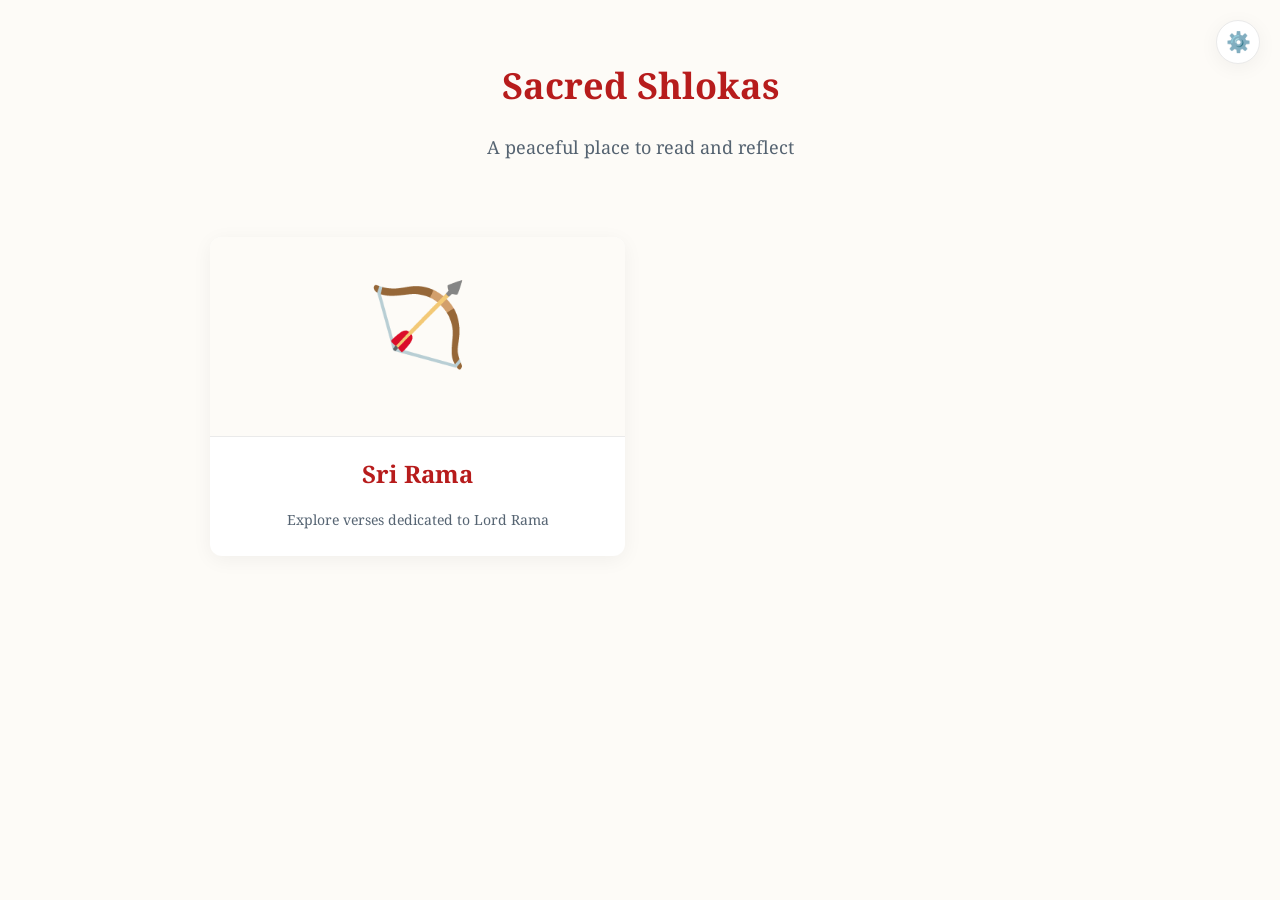
<file: index.html>
<!DOCTYPE html>
<html lang="en">

<head>
    <meta charset="UTF-8">
    <meta name="viewport" content="width=device-width, initial-scale=1.0">
    <title>Sacred Shlokas</title>
    <link rel="preconnect" href="https://fonts.googleapis.com">
    <link rel="preconnect" href="https://fonts.gstatic.com" crossorigin>
    <link href="https://fonts.googleapis.com/css2?family=Noto+Serif+Telugu:wght@400;600&display=swap" rel="stylesheet">
    <link rel="stylesheet" href="css/style.css">

    <!-- PWA / Mobile Optimization Meta Tags -->
    <meta name="theme-color" content="#b71c1c">
    <link rel="manifest" href="manifest.json">
    <meta name="apple-mobile-web-app-capable" content="yes">
    <meta name="apple-mobile-web-app-status-bar-style" content="black-translucent">
    <meta name="apple-mobile-web-app-title" content="Shlokas">
    <link rel="apple-touch-icon" href="icon.svg">
</head>

<body>
    <div class="settings-wrapper">
        <button id="settings-btn" class="settings-btn" aria-label="Settings">⚙️</button>
        <div id="settings-dropdown" class="settings-dropdown">
            <div class="settings-header">Settings</div>
            <div class="settings-row">
                <span>Dark Mode</span>
                <label class="theme-switch" for="checkbox">
                    <input type="checkbox" id="checkbox" />
                    <div class="slider"></div>
                </label>
            </div>
        </div>
    </div>

    <header>
        <h1>Sacred Shlokas</h1>
        <p>A peaceful place to read and reflect</p>
    </header>

    <main>
        <div class="grid">
            <a href="rama/index.html" class="card">
                <div class="card-image"
                    style="background: var(--bg-color); display: flex; align-items: center; justify-content: center; font-size: 80px; border-bottom: 1px solid var(--border-color);">
                    🏹</div>
                <div class="card-content">
                    <h2>Sri Rama</h2>
                    <p>Explore verses dedicated to Lord Rama</p>
                </div>
            </a>
            <!-- Here you can add more gods in the future -->
            <!--
            <a href="shiva/index.html" class="card">
                <div class="card-image" style="background-image: url('...');"></div>
                <div class="card-content">
                    <h2>Lord Shiva</h2>
                    <p>Verses dedicated to Lord Shiva</p>
                </div>
            </a>
            -->
        </div>
    </main>

    <script src="css/theme.js"></script>
</body>

</html>
</file>
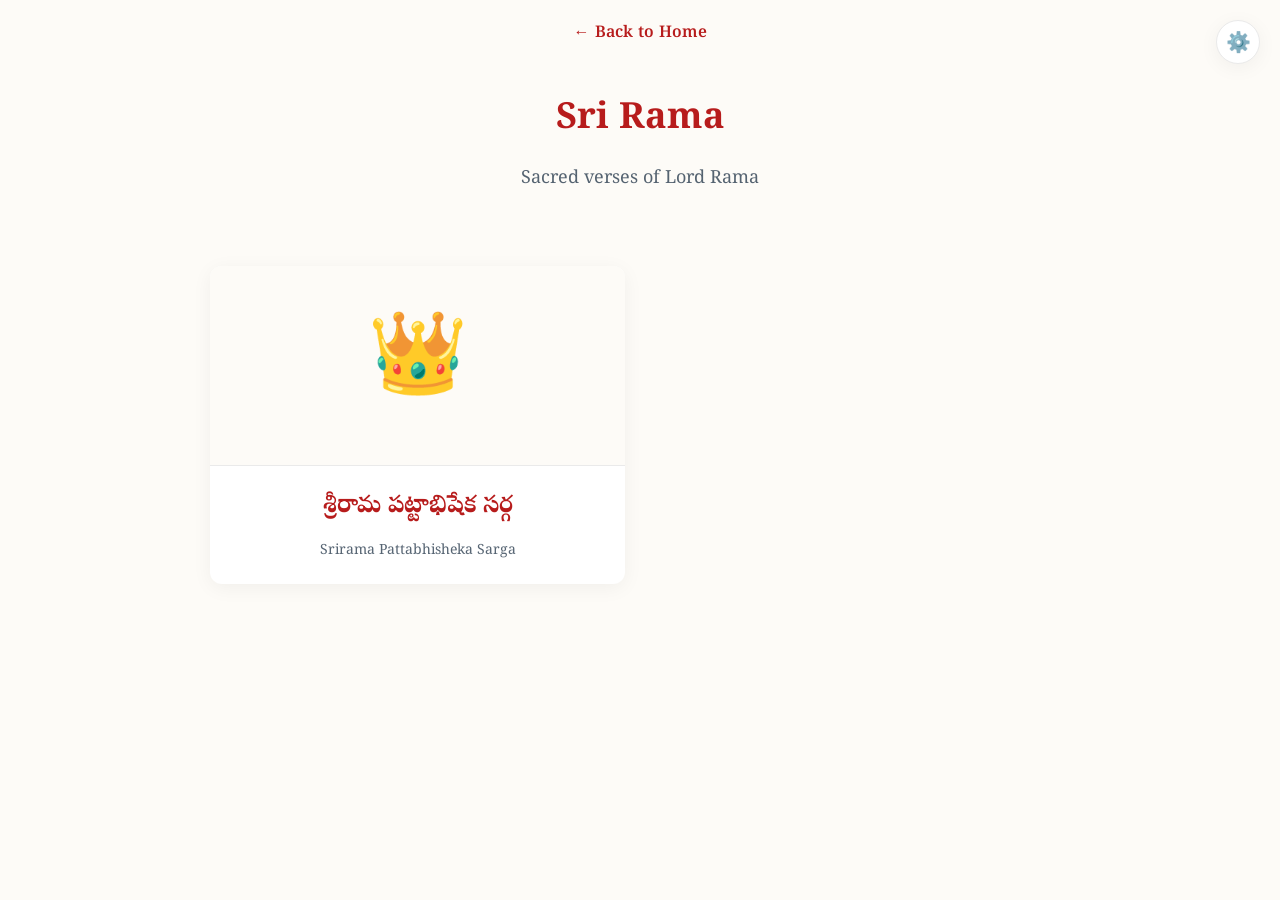
<file: rama/index.html>
<!DOCTYPE html>
<html lang="en">

<head>
    <meta charset="UTF-8">
    <meta name="viewport" content="width=device-width, initial-scale=1.0">
    <title>Sri Rama Shlokas</title>
    <link rel="preconnect" href="https://fonts.googleapis.com">
    <link rel="preconnect" href="https://fonts.gstatic.com" crossorigin>
    <link href="https://fonts.googleapis.com/css2?family=Noto+Serif+Telugu:wght@400;600&display=swap" rel="stylesheet">
    <link rel="stylesheet" href="../css/style.css">

    <!-- PWA / Mobile Optimization Meta Tags -->
    <meta name="theme-color" content="#b71c1c">
    <link rel="manifest" href="../manifest.json">
    <meta name="apple-mobile-web-app-capable" content="yes">
    <meta name="apple-mobile-web-app-status-bar-style" content="black-translucent">
    <meta name="apple-mobile-web-app-title" content="Shlokas">
    <link rel="apple-touch-icon" href="../icon.svg">
</head>

<body>
    <div class="settings-wrapper">
        <button id="settings-btn" class="settings-btn" aria-label="Settings">⚙️</button>
        <div id="settings-dropdown" class="settings-dropdown">
            <div class="settings-header">Settings</div>
            <div class="settings-row">
                <span>Dark Mode</span>
                <label class="theme-switch" for="checkbox">
                    <input type="checkbox" id="checkbox" />
                    <div class="slider"></div>
                </label>
            </div>
        </div>
    </div>

    <div class="breadcrumb">
        <a href="../index.html">← Back to Home</a>
    </div>

    <header style="padding-top: 20px;">
        <h1>Sri Rama</h1>
        <p>Sacred verses of Lord Rama</p>
    </header>

    <main>
        <div class="grid">
            <a href="srirama-pattabhisheka.html" class="card">
                <div class="card-image"
                    style="background: var(--bg-color); display: flex; align-items: center; justify-content: center; font-size: 80px; border-bottom: 1px solid var(--border-color);">
                    👑</div>
                <div class="card-content">
                    <h2>శ్రీరామ పట్టాభిషేక సర్గ</h2>
                    <p>Srirama Pattabhisheka Sarga</p>
                </div>
            </a>
            <!-- Add more Rama shlokas here -->
        </div>
    </main>

    <script src="../css/theme.js"></script>
</body>

</html>
</file>
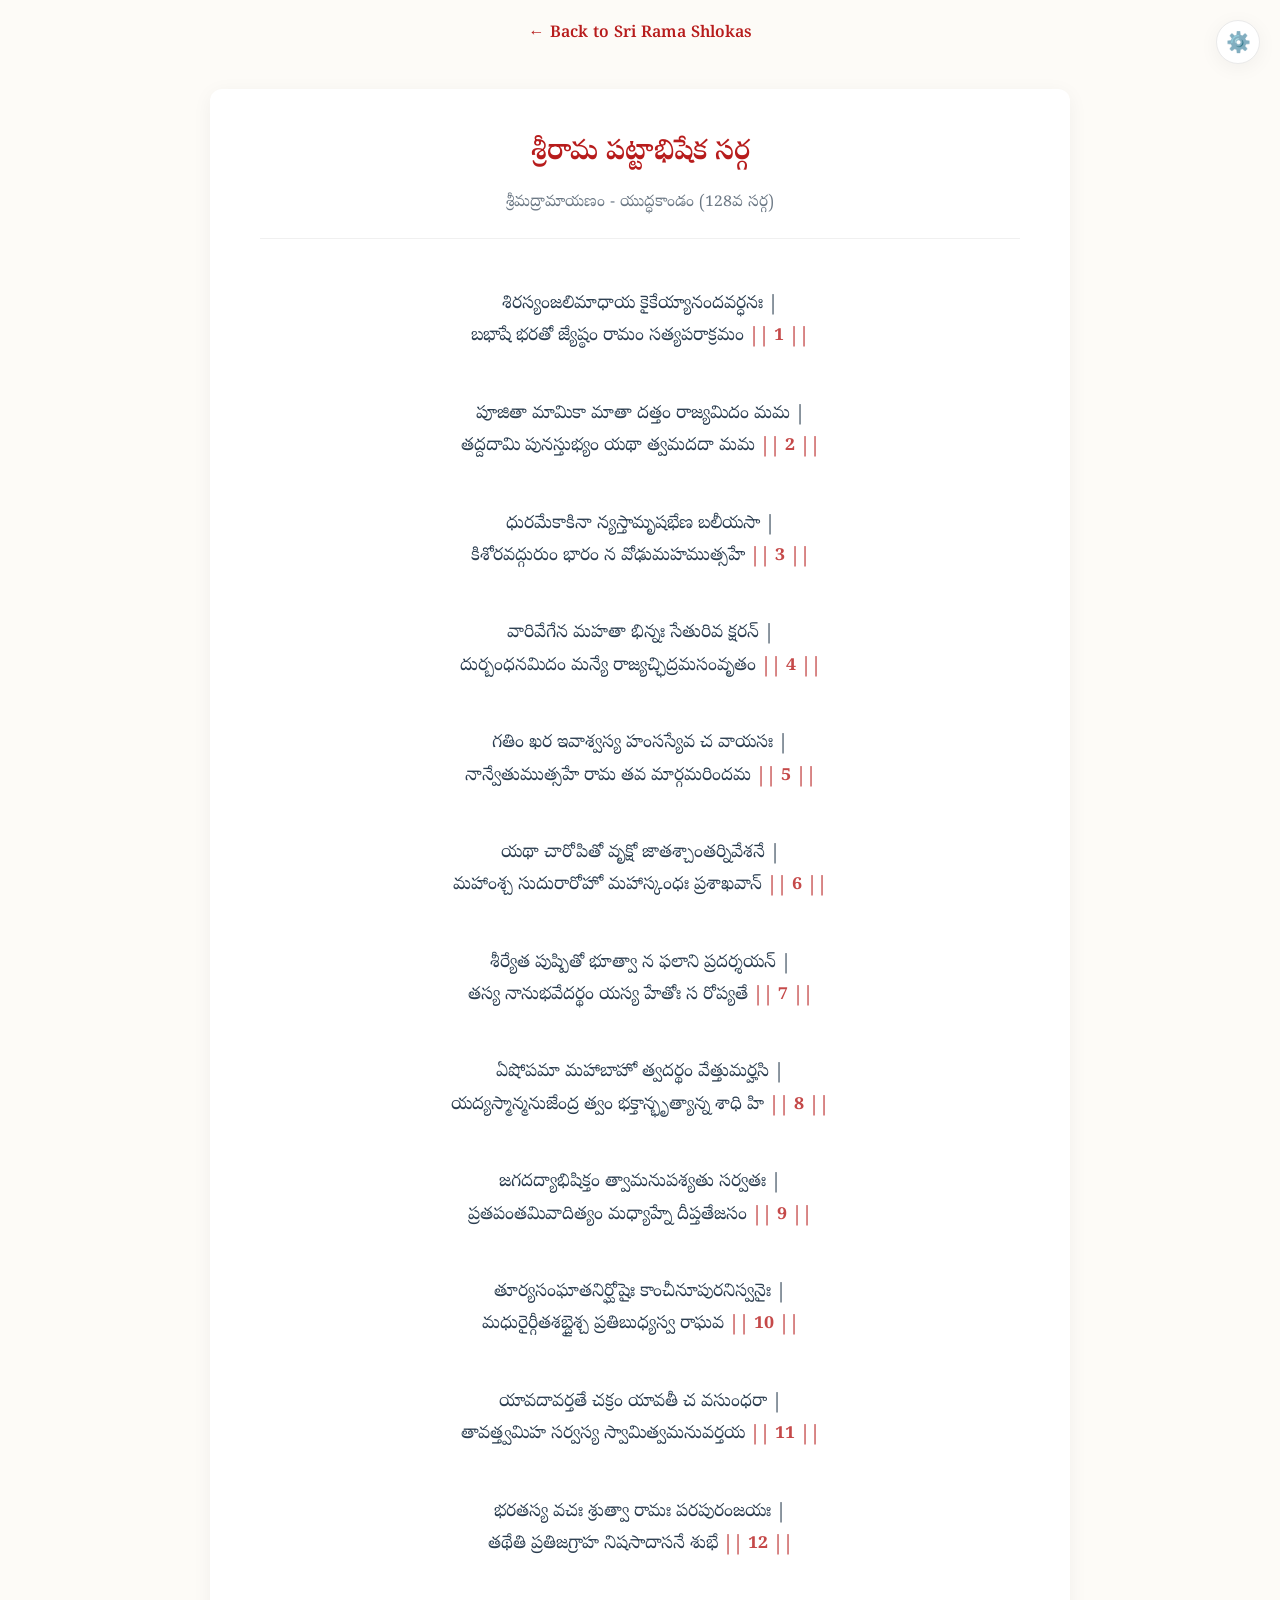
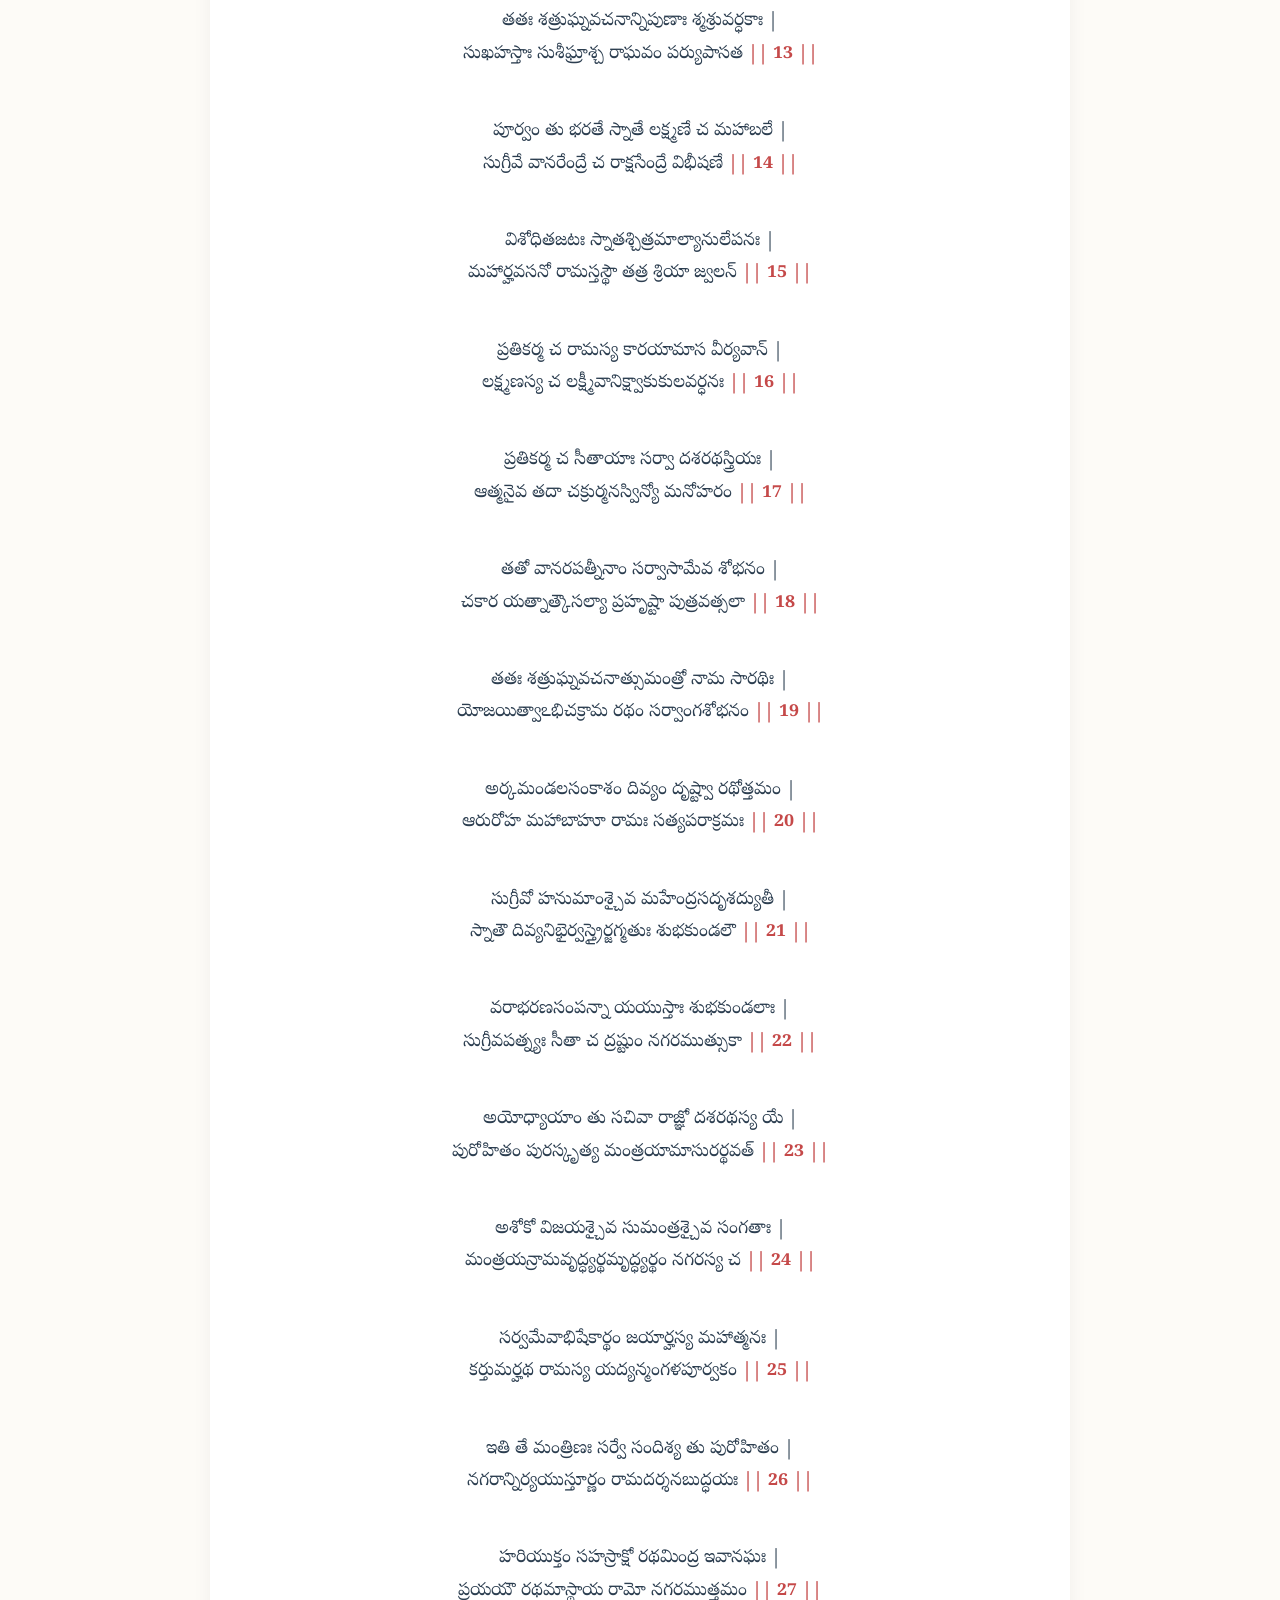
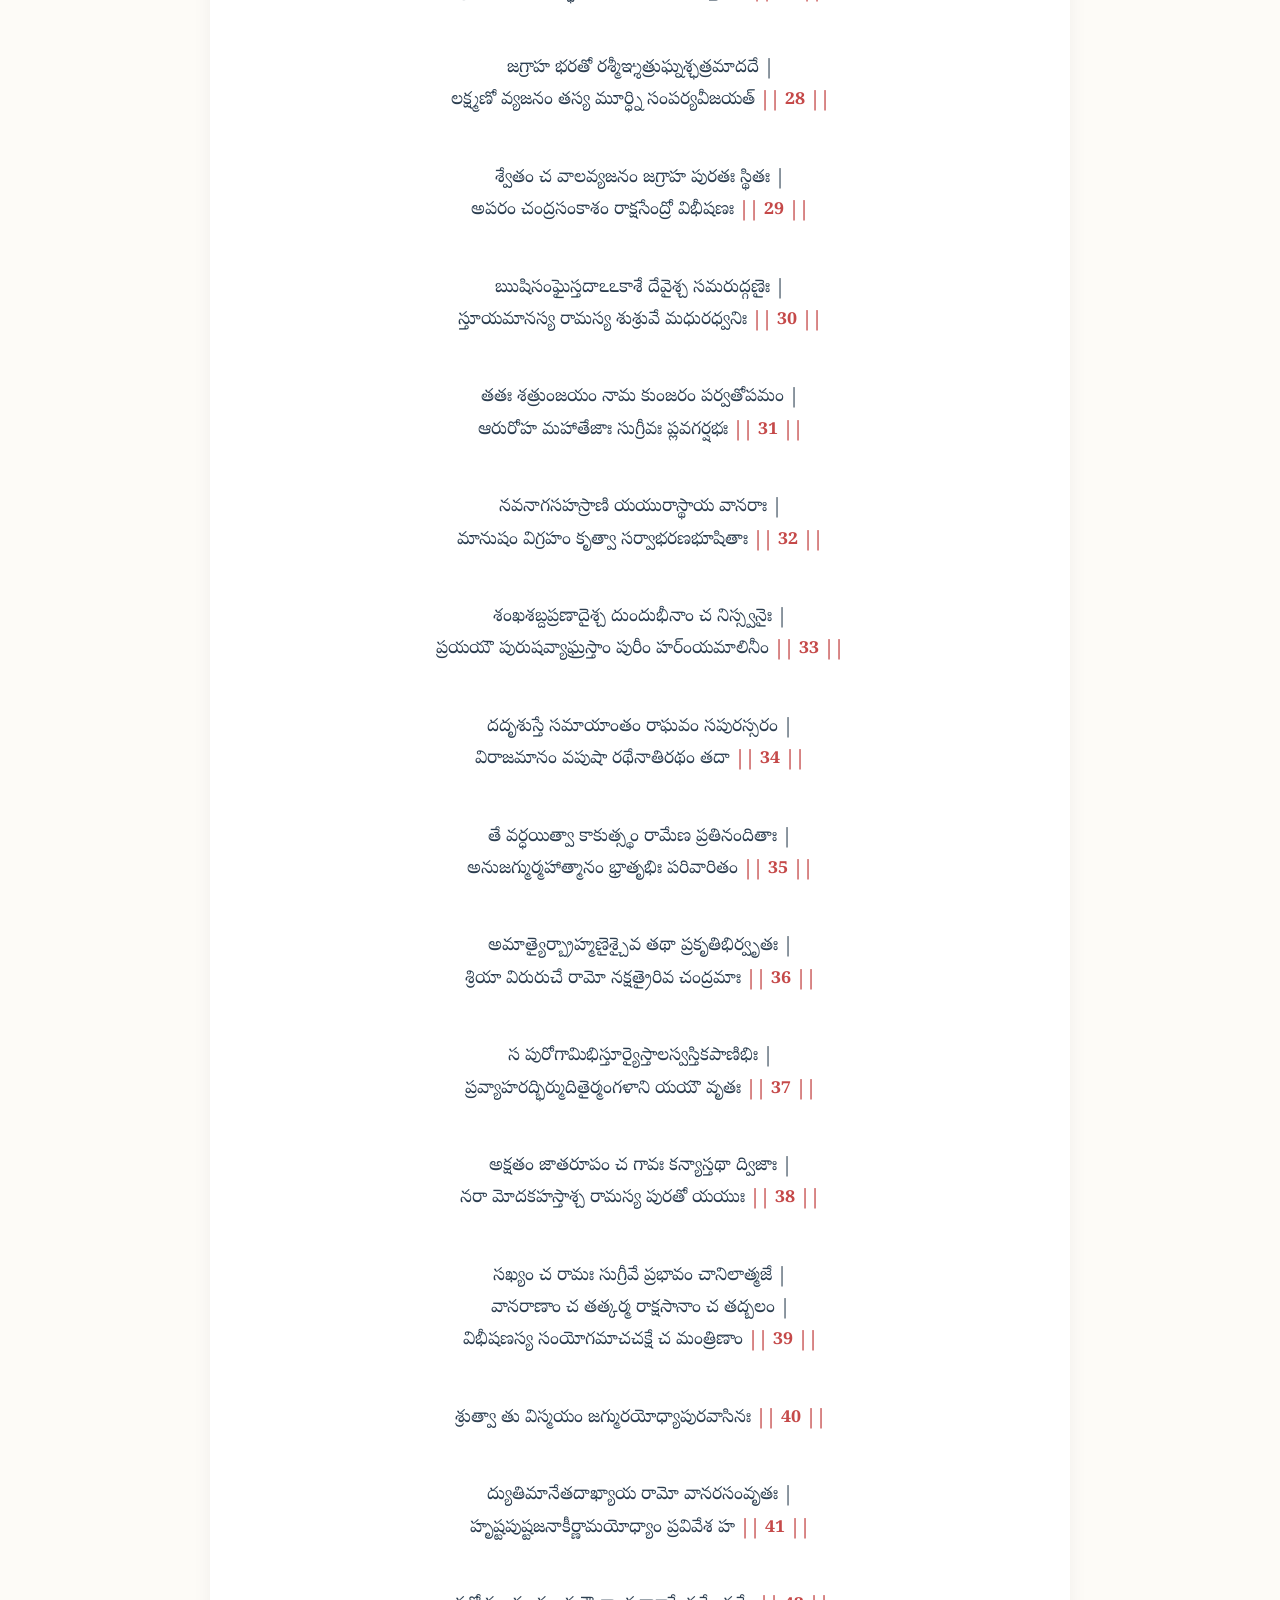
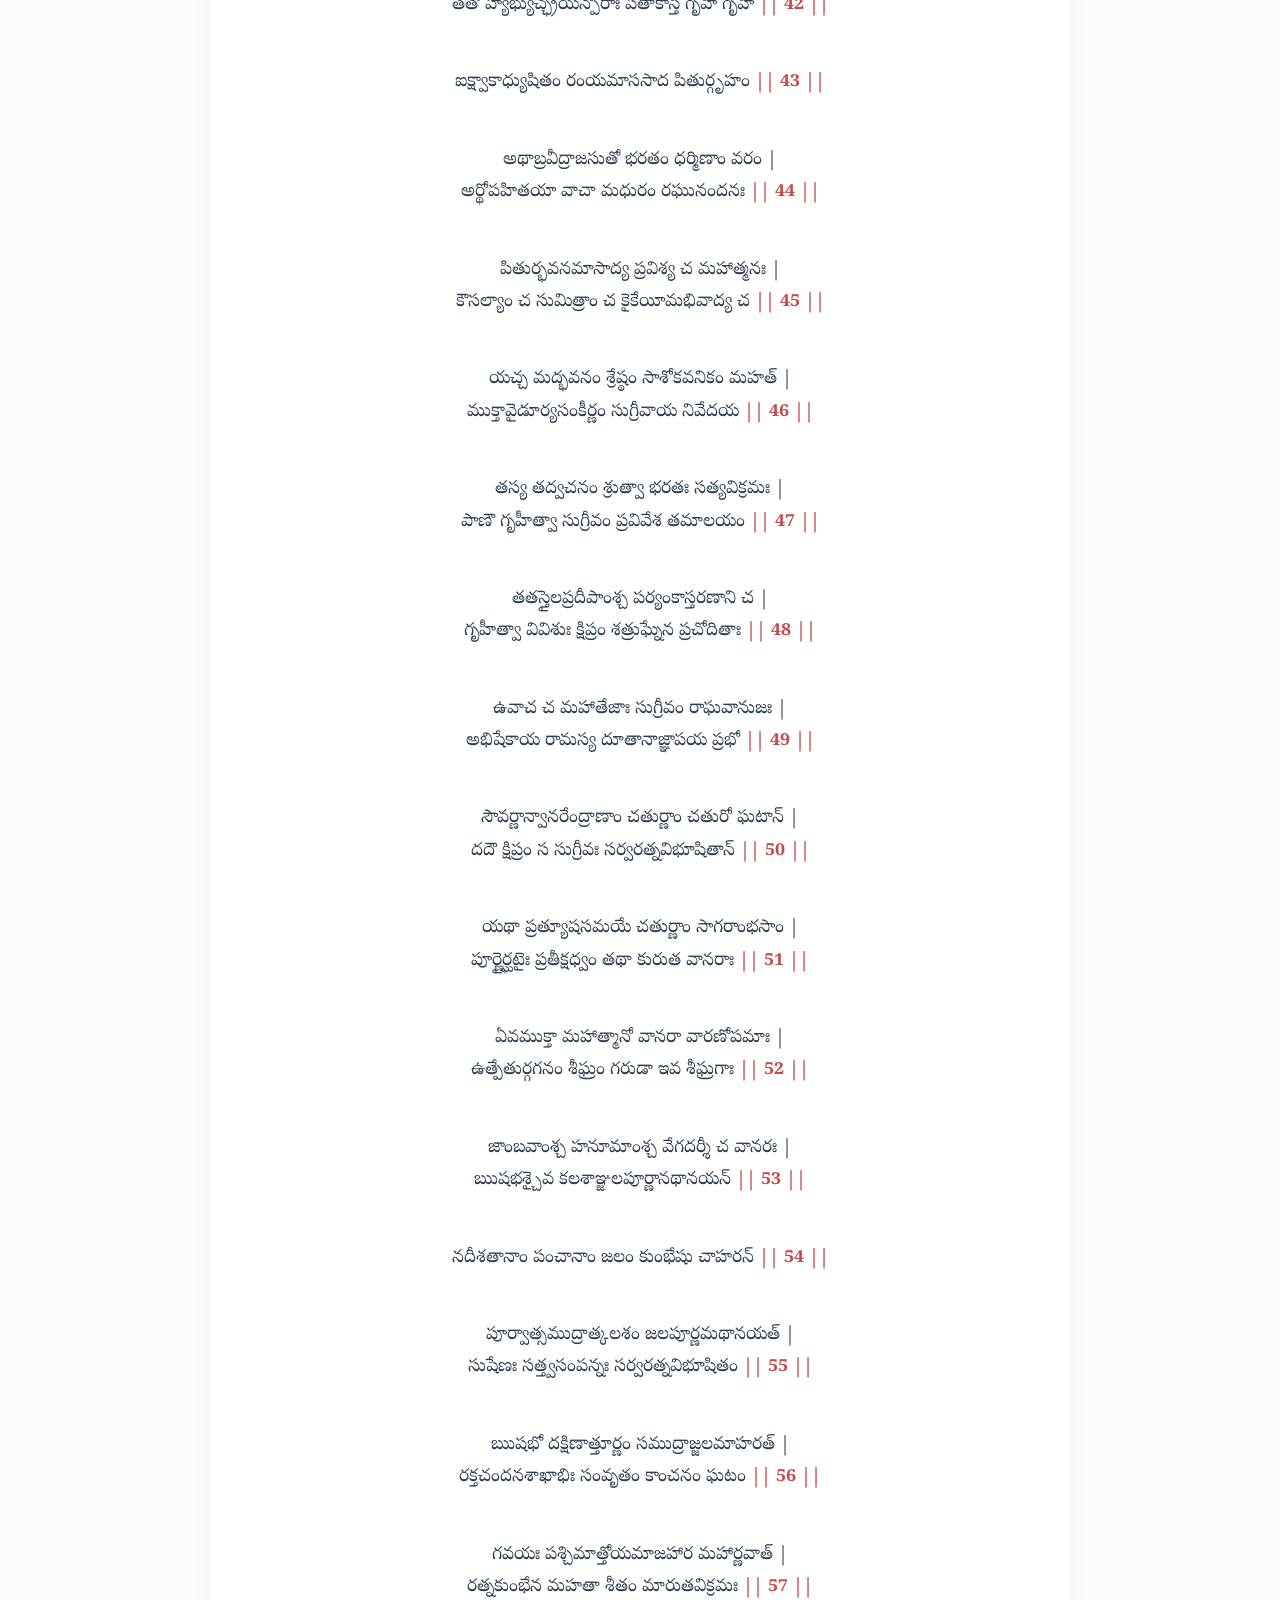
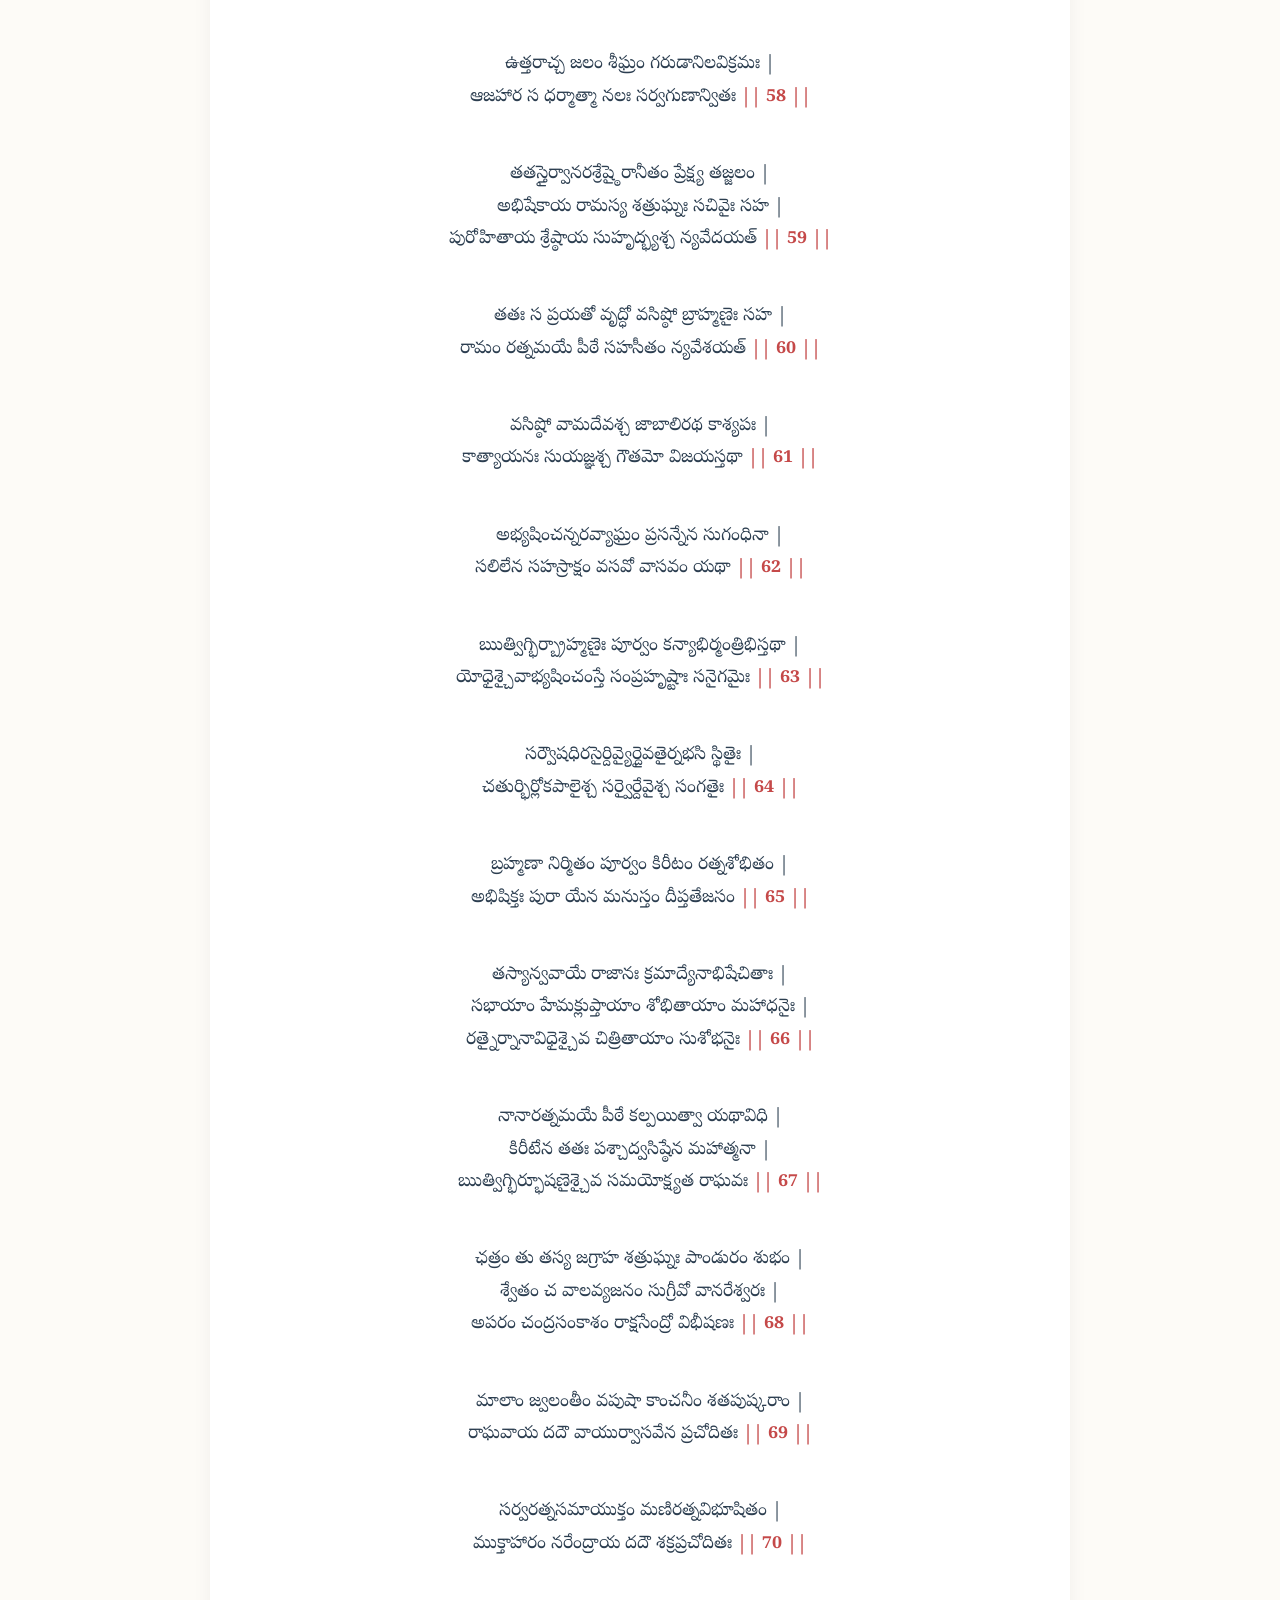
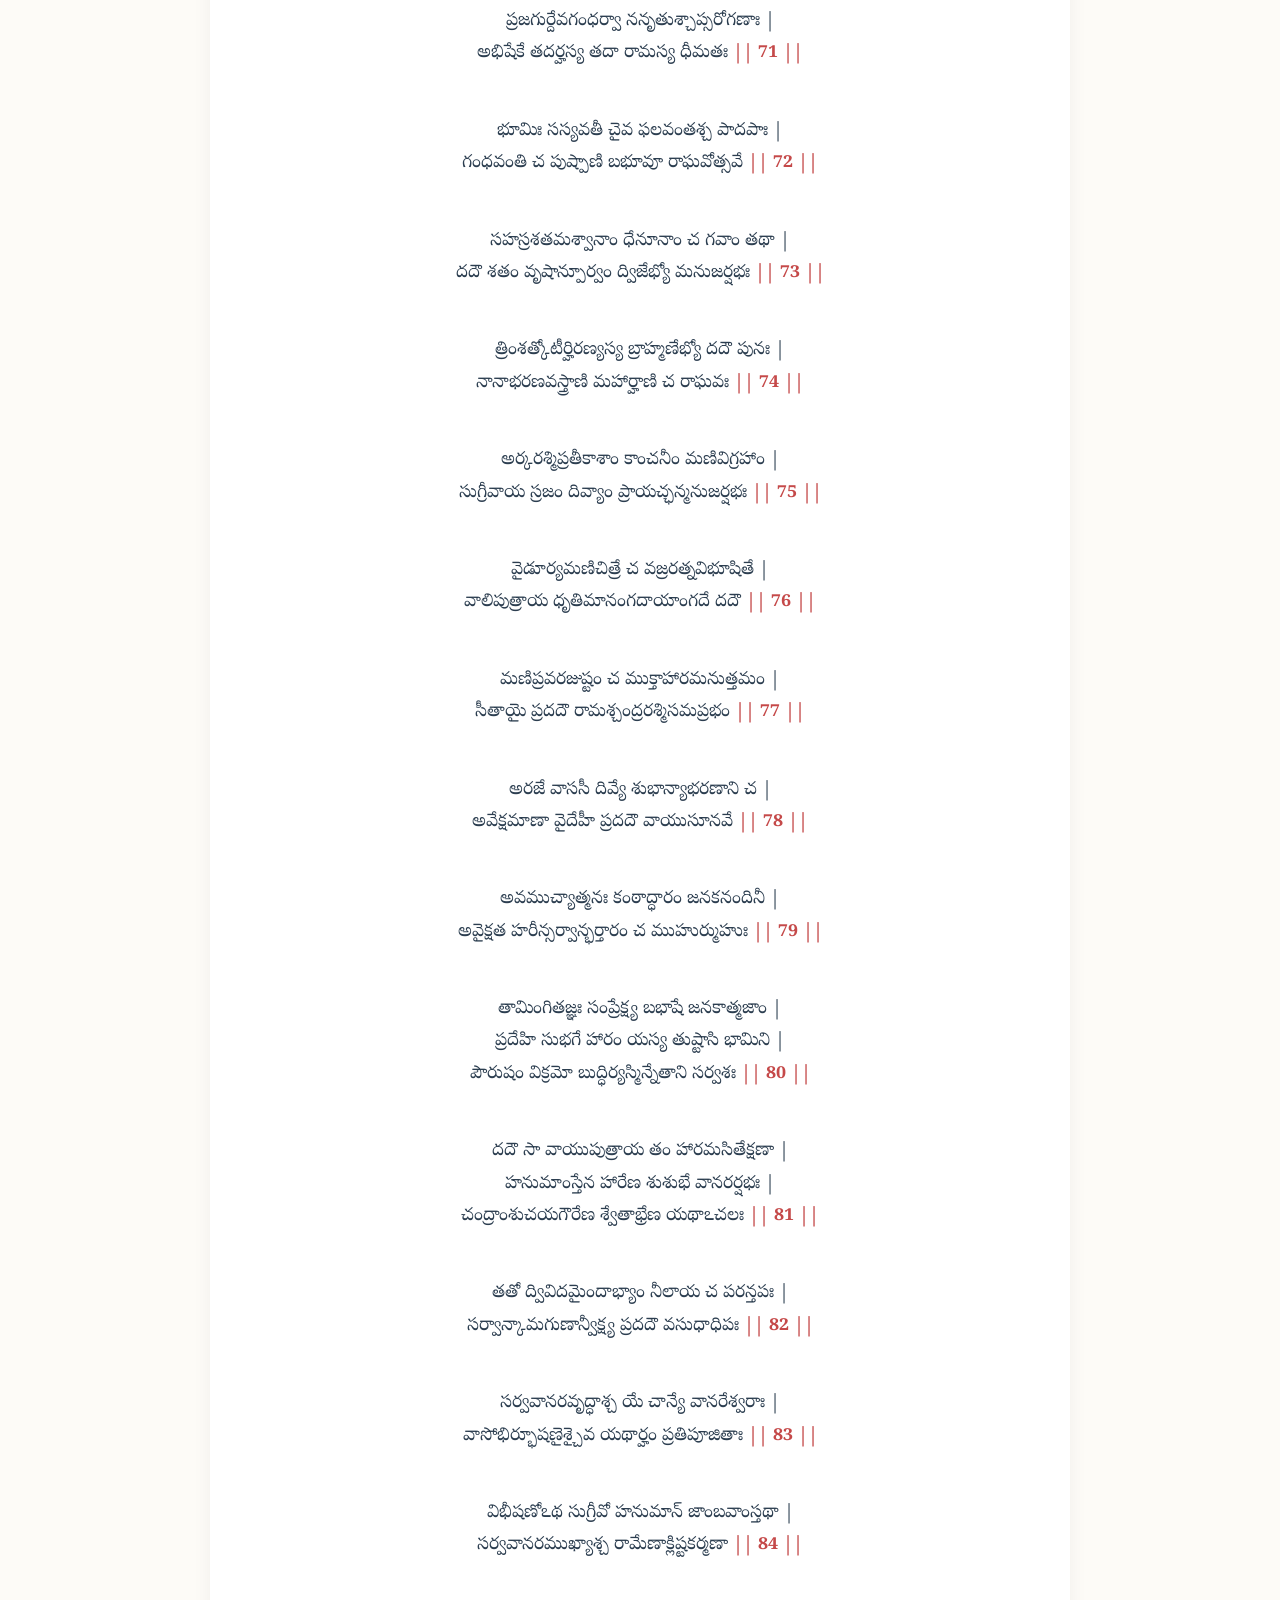
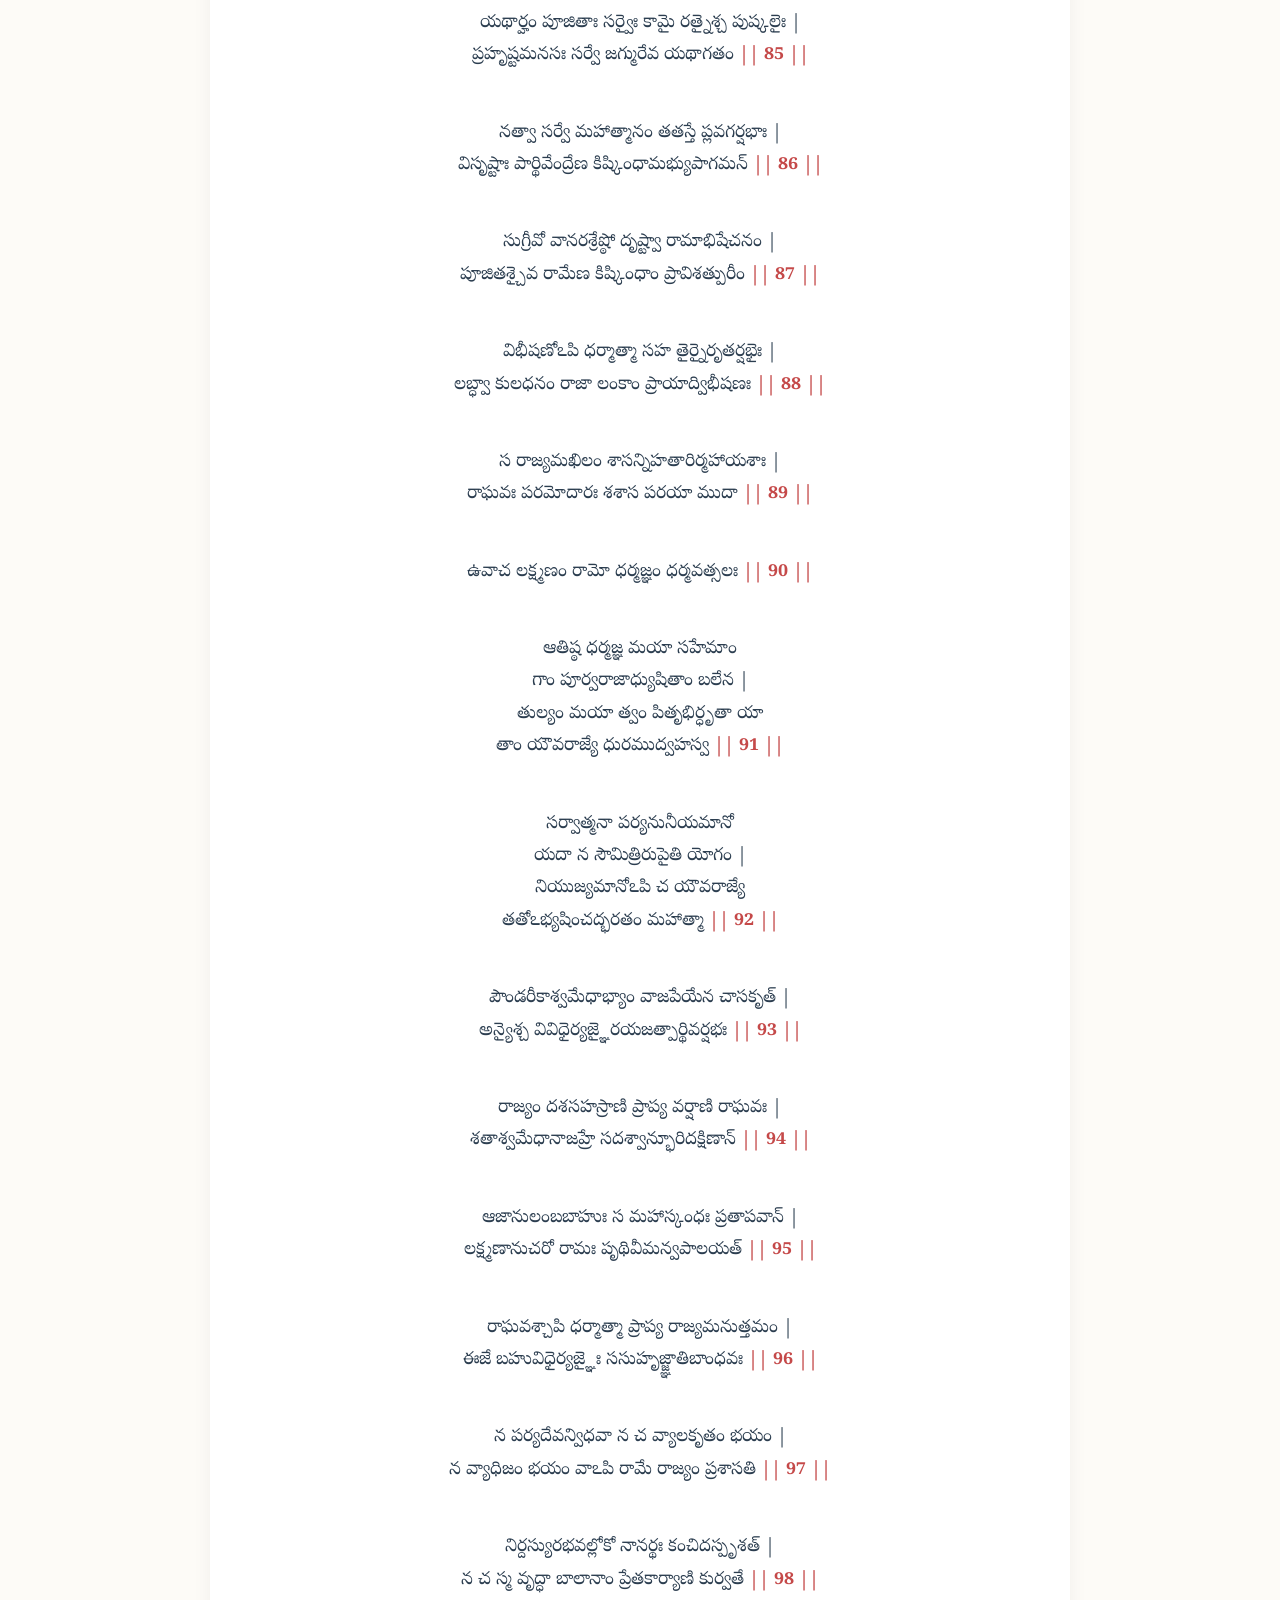
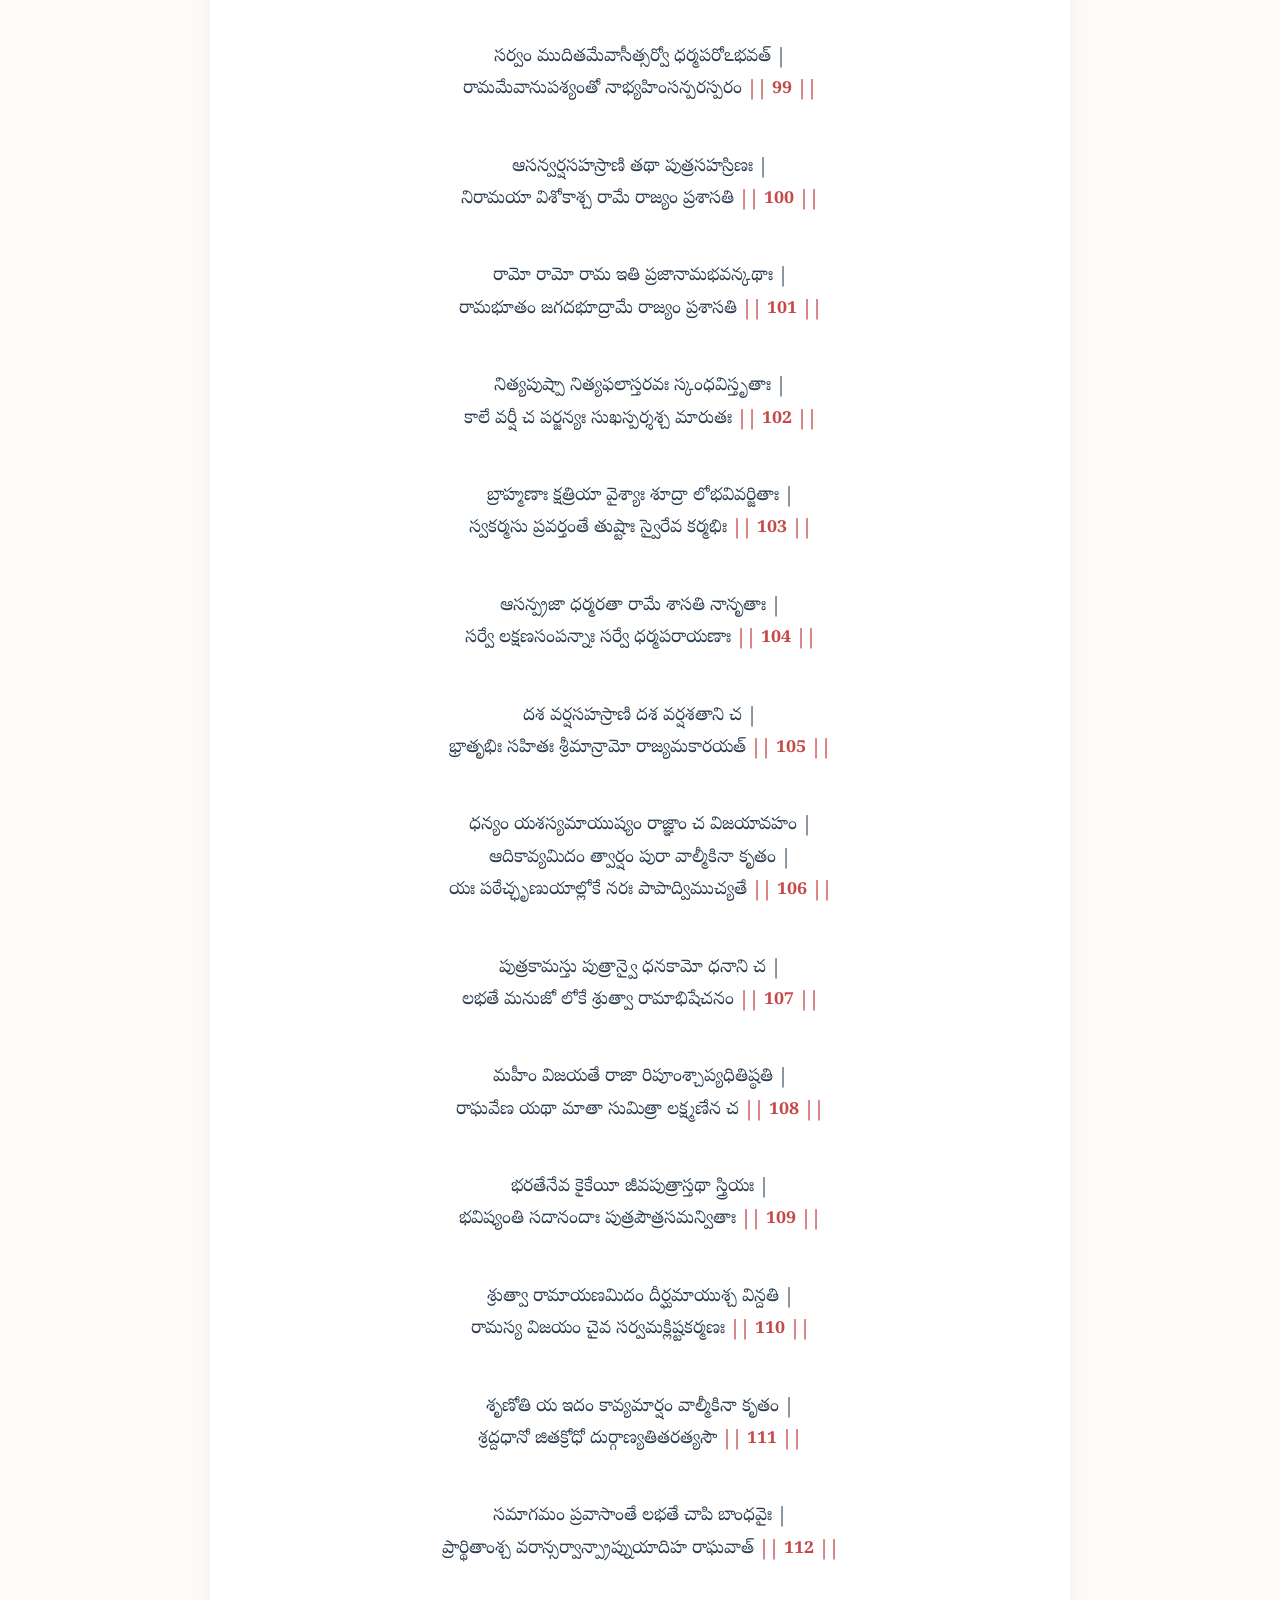
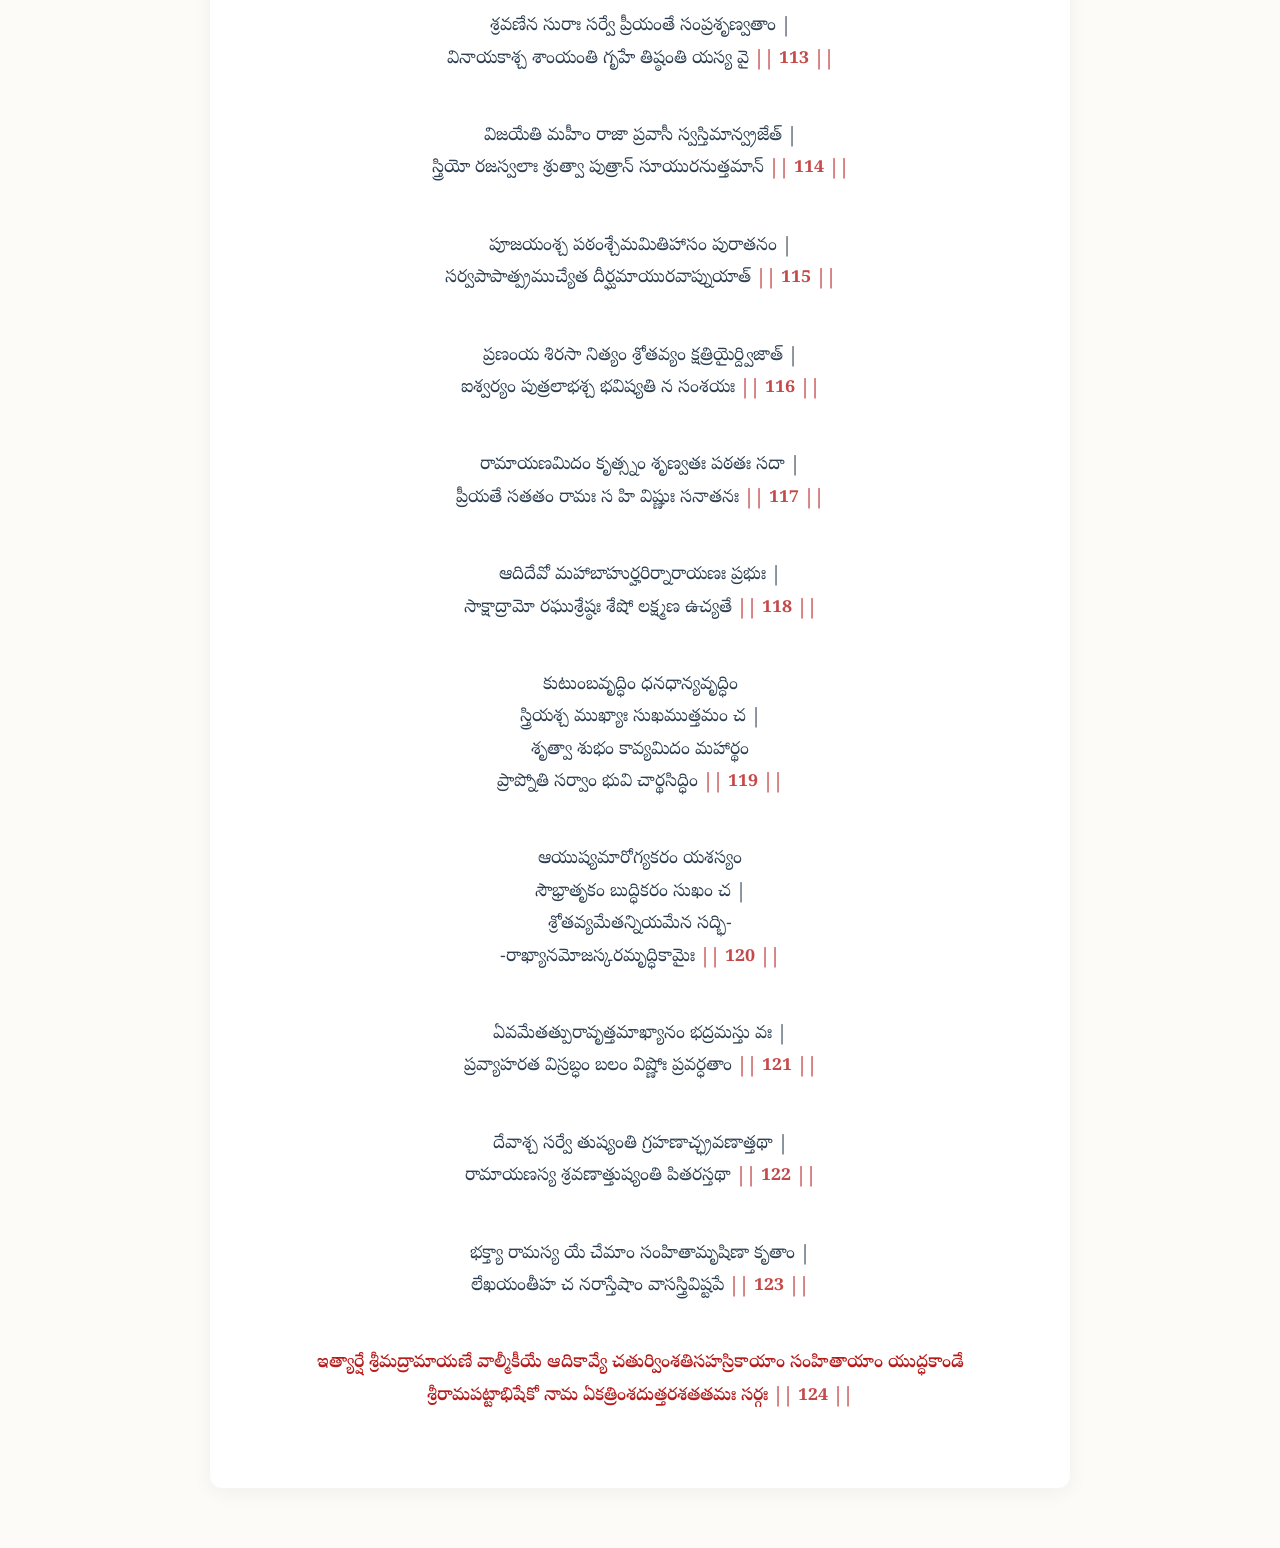
<file: rama/srirama-pattabhisheka.html>
<!DOCTYPE html>
<html lang="te">

<head>
        <meta charset="UTF-8">
        <meta name="viewport" content="width=device-width, initial-scale=1.0">
        <title>శ్రీరామ పట్టాభిషేక సర్గ</title>
        <link rel="preconnect" href="https://fonts.googleapis.com">
        <link rel="preconnect" href="https://fonts.gstatic.com" crossorigin>
        <link href="https://fonts.googleapis.com/css2?family=Noto+Serif+Telugu:wght@400;600&display=swap"
                rel="stylesheet">
        <link rel="stylesheet" href="../css/style.css">

    <!-- PWA / Mobile Optimization Meta Tags -->
    <meta name="theme-color" content="#b71c1c">
    <link rel="manifest" href="../manifest.json">
    <meta name="apple-mobile-web-app-capable" content="yes">
    <meta name="apple-mobile-web-app-status-bar-style" content="black-translucent">
    <meta name="apple-mobile-web-app-title" content="Shlokas">
    <link rel="apple-touch-icon" href="../icon.svg">
</head>

<body>
        <div class="settings-wrapper">
                <button id="settings-btn" class="settings-btn" aria-label="Settings">⚙️</button>
                <div id="settings-dropdown" class="settings-dropdown">
                        <div class="settings-header">Settings</div>
                        <div class="settings-row">
                                <span>Dark Mode</span>
                                <label class="theme-switch" for="checkbox">
                                        <input type="checkbox" id="checkbox" />
                                        <div class="slider"></div>
                                </label>
                        </div>
                </div>
        </div>

        <div class="breadcrumb">
                <a href="index.html">← Back to Sri Rama Shlokas</a>
        </div>

        <main>
                <div class="shloka-container">
                        <h1>శ్రీరామ పట్టాభిషేక సర్గ</h1>
                        <div class="shloka-subtitle">శ్రీమద్రామాయణం - యుద్ధకాండం (128వ సర్గ)</div>

                        <div class="sloka">శిరస్యంజలిమాధాయ కైకేయ్యానందవర్ధనః |<br>బభాషే భరతో జ్యేష్ఠం రామం సత్యపరాక్రమం
                                <span class="number">|| 1 ||</span></div>
                        <div class="sloka">పూజితా మామికా మాతా దత్తం రాజ్యమిదం మమ |<br>తద్దదామి పునస్తుభ్యం యథా త్వమదదా
                                మమ <span class="number">|| 2 ||</span></div>
                        <div class="sloka">ధురమేకాకినా న్యస్తామృషభేణ బలీయసా |<br>కిశోరవద్గురుం భారం న వోఢుమహముత్సహే
                                <span class="number">|| 3 ||</span></div>
                        <div class="sloka">వారివేగేన మహతా భిన్నః సేతురివ క్షరన్ |<br>దుర్బంధనమిదం మన్యే
                                రాజ్యచ్ఛిద్రమసంవృతం <span class="number">|| 4 ||</span></div>
                        <div class="sloka">గతిం ఖర ఇవాశ్వస్య హంసస్యేవ చ వాయసః |<br>నాన్వేతుముత్సహే రామ తవ మార్గమరిందమ
                                <span class="number">|| 5 ||</span></div>
                        <div class="sloka">యథా చారోపితో వృక్షో జాతశ్చాంతర్నివేశనే |<br>మహాంశ్చ సుదురారోహో మహాస్కంధః
                                ప్రశాఖవాన్ <span class="number">|| 6 ||</span></div>
                        <div class="sloka">శీర్యేత పుష్పితో భూత్వా న ఫలాని ప్రదర్శయన్ |<br>తస్య నానుభవేదర్థం యస్య హేతోః
                                స రోప్యతే <span class="number">|| 7 ||</span></div>
                        <div class="sloka">ఏషోపమా మహాబాహో త్వదర్థం వేత్తుమర్హసి |<br>యద్యస్మాన్మనుజేంద్ర త్వం
                                భక్తాన్భృత్యాన్న శాధి హి
                                <span class="number">|| 8 ||</span>
                        </div>
                        <div class="sloka">జగదద్యాభిషిక్తం త్వామనుపశ్యతు సర్వతః |<br>ప్రతపంతమివాదిత్యం మధ్యాహ్నే
                                దీప్తతేజసం <span class="number">|| 9 ||</span></div>
                        <div class="sloka">తూర్యసంఘాతనిర్ఘోషైః కాంచీనూపురనిస్వనైః |<br>మధురైర్గీతశబ్దైశ్చ ప్రతిబుధ్యస్వ
                                రాఘవ <span class="number">|| 10 ||</span></div>
                        <div class="sloka">యావదావర్తతే చక్రం యావతీ చ వసుంధరా |<br>తావత్త్వమిహ సర్వస్య స్వామిత్వమనువర్తయ
                                <span class="number">|| 11 ||</span></div>
                        <div class="sloka">భరతస్య వచః శ్రుత్వా రామః పరపురంజయః |<br>తథేతి ప్రతిజగ్రాహ నిషసాదాసనే శుభే
                                <span class="number">|| 12 ||</span></div>
                        <div class="sloka">తతః శత్రుఘ్నవచనాన్నిపుణాః శ్మశ్రువర్ధకాః |<br>సుఖహస్తాః సుశీఘ్రాశ్చ రాఘవం
                                పర్యుపాసత <span class="number">|| 13 ||</span></div>
                        <div class="sloka">పూర్వం తు భరతే స్నాతే లక్ష్మణే చ మహాబలే |<br>సుగ్రీవే వానరేంద్రే చ
                                రాక్షసేంద్రే విభీషణే <span class="number">|| 14 ||</span></div>
                        <div class="sloka">విశోధితజటః స్నాతశ్చిత్రమాల్యానులేపనః |<br>మహార్హవసనో రామస్తస్థౌ తత్ర శ్రియా
                                జ్వలన్ <span class="number">|| 15 ||</span></div>
                        <div class="sloka">ప్రతికర్మ చ రామస్య కారయామాస వీర్యవాన్ |<br>లక్ష్మణస్య చ
                                లక్ష్మీవానిక్ష్వాకుకులవర్ధనః <span class="number">|| 16 ||</span></div>
                        <div class="sloka">ప్రతికర్మ చ సీతాయాః సర్వా దశరథస్త్రియః |<br>ఆత్మనైవ తదా చక్రుర్మనస్విన్యో
                                మనోహరం <span class="number">|| 17 ||</span></div>
                        <div class="sloka">తతో వానరపత్నీనాం సర్వాసామేవ శోభనం |<br>చకార యత్నాత్కౌసల్యా ప్రహృష్టా
                                పుత్రవత్సలా <span class="number">|| 18 ||</span></div>
                        <div class="sloka">తతః శత్రుఘ్నవచనాత్సుమంత్రో నామ సారథిః |<br>యోజయిత్వాఽభిచక్రామ రథం
                                సర్వాంగశోభనం <span class="number">|| 19 ||</span></div>
                        <div class="sloka">అర్కమండలసంకాశం దివ్యం దృష్ట్వా రథోత్తమం |<br>ఆరురోహ మహాబాహూ రామః సత్యపరాక్రమః
                                <span class="number">|| 20 ||</span></div>
                        <div class="sloka">సుగ్రీవో హనుమాంశ్చైవ మహేంద్రసదృశద్యుతీ |<br>స్నాతౌ
                                దివ్యనిభైర్వస్త్రైర్జగ్మతుః శుభకుండలౌ
                                <span class="number">|| 21 ||</span>
                        </div>
                        <div class="sloka">వరాభరణసంపన్నా యయుస్తాః శుభకుండలాః |<br>సుగ్రీవపత్న్యః సీతా చ ద్రష్టుం
                                నగరముత్సుకా <span class="number">|| 22 ||</span></div>
                        <div class="sloka">అయోధ్యాయాం తు సచివా రాజ్ఞో దశరథస్య యే |<br>పురోహితం పురస్కృత్య
                                మంత్రయామాసురర్థవత్ <span class="number">|| 23 ||</span></div>
                        <div class="sloka">అశోకో విజయశ్చైవ సుమంత్రశ్చైవ సంగతాః |<br>మంత్రయన్రామవృద్ధ్యర్థమృద్ధ్యర్థం
                                నగరస్య చ <span class="number">|| 24 ||</span></div>
                        <div class="sloka">సర్వమేవాభిషేకార్థం జయార్హస్య మహాత్మనః |<br>కర్తుమర్హథ రామస్య
                                యద్యన్మంగళపూర్వకం <span class="number">|| 25 ||</span></div>
                        <div class="sloka">ఇతి తే మంత్రిణః సర్వే సందిశ్య తు పురోహితం |<br>నగరాన్నిర్యయుస్తూర్ణం
                                రామదర్శనబుద్ధయః <span class="number">|| 26 ||</span></div>
                        <div class="sloka">హరియుక్తం సహస్రాక్షో రథమింద్ర ఇవానఘః |<br>ప్రయయౌ రథమాస్థాయ రామో నగరముత్తమం
                                <span class="number">|| 27 ||</span></div>
                        <div class="sloka">జగ్రాహ భరతో రశ్మీఞ్శత్రుఘ్నశ్ఛత్రమాదదే |<br>లక్ష్మణో వ్యజనం తస్య మూర్ధ్ని
                                సంపర్యవీజయత్ <span class="number">|| 28 ||</span></div>
                        <div class="sloka">శ్వేతం చ వాలవ్యజనం జగ్రాహ పురతః స్థితః |<br>అపరం చంద్రసంకాశం రాక్షసేంద్రో
                                విభీషణః <span class="number">|| 29 ||</span></div>
                        <div class="sloka">ఋషిసంఘైస్తదాఽఽకాశే దేవైశ్చ సమరుద్గణైః |<br>స్తూయమానస్య రామస్య శుశ్రువే
                                మధురధ్వనిః <span class="number">|| 30 ||</span></div>
                        <div class="sloka">తతః శత్రుంజయం నామ కుంజరం పర్వతోపమం |<br>ఆరురోహ మహాతేజాః సుగ్రీవః ప్లవగర్షభః
                                <span class="number">|| 31 ||</span></div>
                        <div class="sloka">నవనాగసహస్రాణి యయురాస్థాయ వానరాః |<br>మానుషం విగ్రహం కృత్వా సర్వాభరణభూషితాః
                                <span class="number">|| 32 ||</span></div>
                        <div class="sloka">శంఖశబ్దప్రణాదైశ్చ దుందుభీనాం చ నిస్స్వనైః |<br>ప్రయయౌ పురుషవ్యాఘ్రస్తాం పురీం
                                హర్ంయమాలినీం
                                <span class="number">|| 33 ||</span>
                        </div>
                        <div class="sloka">దదృశుస్తే సమాయాంతం రాఘవం సపురస్సరం |<br>విరాజమానం వపుషా రథేనాతిరథం తదా <span
                                        class="number">|| 34 ||</span></div>
                        <div class="sloka">తే వర్ధయిత్వా కాకుత్స్థం రామేణ ప్రతినందితాః |<br>అనుజగ్ముర్మహాత్మానం
                                భ్రాతృభిః పరివారితం
                                <span class="number">|| 35 ||</span>
                        </div>
                        <div class="sloka">అమాత్యైర్బ్రాహ్మణైశ్చైవ తథా ప్రకృతిభిర్వృతః |<br>శ్రియా విరురుచే రామో
                                నక్షత్రైరివ చంద్రమాః
                                <span class="number">|| 36 ||</span>
                        </div>
                        <div class="sloka">స పురోగామిభిస్తూర్యైస్తాలస్వస్తికపాణిభిః |<br>ప్రవ్యాహరద్భిర్ముదితైర్మంగళాని
                                యయౌ వృతః <span class="number">|| 37 ||</span></div>
                        <div class="sloka">అక్షతం జాతరూపం చ గావః కన్యాస్తథా ద్విజాః |<br>నరా మోదకహస్తాశ్చ రామస్య పురతో
                                యయుః <span class="number">|| 38 ||</span></div>
                        <div class="sloka">సఖ్యం చ రామః సుగ్రీవే ప్రభావం చానిలాత్మజే |<br>వానరాణాం చ తత్కర్మ రాక్షసానాం
                                చ తద్బలం
                                |<br>విభీషణస్య సంయోగమాచచక్షే చ మంత్రిణాం <span class="number">|| 39 ||</span></div>
                        <div class="sloka">శ్రుత్వా తు విస్మయం జగ్మురయోధ్యాపురవాసినః <span class="number">|| 40
                                        ||</span></div>
                        <div class="sloka">ద్యుతిమానేతదాఖ్యాయ రామో వానరసంవృతః |<br>హృష్టపుష్టజనాకీర్ణామయోధ్యాం ప్రవివేశ
                                హ <span class="number">|| 41 ||</span></div>
                        <div class="sloka">తతో హ్యభ్యుచ్ఛ్రయన్పౌరాః పతాకాస్తే గృహే గృహే <span class="number">|| 42
                                        ||</span></div>
                        <div class="sloka">ఐక్ష్వాకాధ్యుషితం రంయమాససాద పితుర్గృహం <span class="number">|| 43 ||</span>
                        </div>
                        <div class="sloka">అథాబ్రవీద్రాజసుతో భరతం ధర్మిణాం వరం |<br>అర్థోపహితయా వాచా మధురం రఘునందనః
                                <span class="number">|| 44 ||</span></div>
                        <div class="sloka">పితుర్భవనమాసాద్య ప్రవిశ్య చ మహాత్మనః |<br>కౌసల్యాం చ సుమిత్రాం చ
                                కైకేయీమభివాద్య చ <span class="number">|| 45 ||</span></div>
                        <div class="sloka">యచ్చ మద్భవనం శ్రేష్ఠం సాశోకవనికం మహత్ |<br>ముక్తావైడూర్యసంకీర్ణం సుగ్రీవాయ
                                నివేదయ <span class="number">|| 46 ||</span></div>
                        <div class="sloka">తస్య తద్వచనం శ్రుత్వా భరతః సత్యవిక్రమః |<br>పాణౌ గృహీత్వా సుగ్రీవం ప్రవివేశ
                                తమాలయం <span class="number">|| 47 ||</span></div>
                        <div class="sloka">తతస్తైలప్రదీపాంశ్చ పర్యంకాస్తరణాని చ |<br>గృహీత్వా వివిశుః క్షిప్రం
                                శత్రుఘ్నేన ప్రచోదితాః
                                <span class="number">|| 48 ||</span>
                        </div>
                        <div class="sloka">ఉవాచ చ మహాతేజాః సుగ్రీవం రాఘవానుజః |<br>అభిషేకాయ రామస్య దూతానాజ్ఞాపయ ప్రభో
                                <span class="number">|| 49 ||</span></div>
                        <div class="sloka">సౌవర్ణాన్వానరేంద్రాణాం చతుర్ణాం చతురో ఘటాన్ |<br>దదౌ క్షిప్రం స సుగ్రీవః
                                సర్వరత్నవిభూషితాన్
                                <span class="number">|| 50 ||</span>
                        </div>
                        <div class="sloka">యథా ప్రత్యూషసమయే చతుర్ణాం సాగరాంభసాం |<br>పూర్ణైర్ఘటైః ప్రతీక్షధ్వం తథా కురుత
                                వానరాః <span class="number">|| 51 ||</span></div>
                        <div class="sloka">ఏవముక్తా మహాత్మానో వానరా వారణోపమాః |<br>ఉత్పేతుర్గగనం శీఘ్రం గరుడా ఇవ
                                శీఘ్రగాః <span class="number">|| 52 ||</span></div>
                        <div class="sloka">జాంబవాంశ్చ హనూమాంశ్చ వేగదర్శీ చ వానరః |<br>ఋషభశ్చైవ కలశాఞ్జలపూర్ణానథానయన్
                                <span class="number">|| 53 ||</span></div>
                        <div class="sloka">నదీశతానాం పంచానాం జలం కుంభేషు చాహరన్ <span class="number">|| 54 ||</span>
                        </div>
                        <div class="sloka">పూర్వాత్సముద్రాత్కలశం జలపూర్ణమథానయత్ |<br>సుషేణః సత్త్వసంపన్నః
                                సర్వరత్నవిభూషితం <span class="number">|| 55 ||</span></div>
                        <div class="sloka">ఋషభో దక్షిణాత్తూర్ణం సముద్రాజ్జలమాహరత్ |<br>రక్తచందనశాఖాభిః సంవృతం కాంచనం ఘటం
                                <span class="number">|| 56 ||</span></div>
                        <div class="sloka">గవయః పశ్చిమాత్తోయమాజహార మహార్ణవాత్ |<br>రత్నకుంభేన మహతా శీతం మారుతవిక్రమః
                                <span class="number">|| 57 ||</span></div>
                        <div class="sloka">ఉత్తరాచ్చ జలం శీఘ్రం గరుడానిలవిక్రమః |<br>ఆజహార స ధర్మాత్మా నలః
                                సర్వగుణాన్వితః <span class="number">|| 58 ||</span></div>
                        <div class="sloka">తతస్తైర్వానరశ్రేష్ఠైరానీతం ప్రేక్ష్య తజ్జలం |<br>అభిషేకాయ రామస్య శత్రుఘ్నః
                                సచివైః సహ
                                |<br>పురోహితాయ శ్రేష్ఠాయ సుహృద్భ్యశ్చ న్యవేదయత్ <span class="number">|| 59 ||</span>
                        </div>
                        <div class="sloka">తతః స ప్రయతో వృద్ధో వసిష్ఠో బ్రాహ్మణైః సహ |<br>రామం రత్నమయే పీఠే సహసీతం
                                న్యవేశయత్ <span class="number">|| 60 ||</span></div>
                        <div class="sloka">వసిష్ఠో వామదేవశ్చ జాబాలిరథ కాశ్యపః |<br>కాత్యాయనః సుయజ్ఞశ్చ గౌతమో విజయస్తథా
                                <span class="number">|| 61 ||</span></div>
                        <div class="sloka">అభ్యషించన్నరవ్యాఘ్రం ప్రసన్నేన సుగంధినా |<br>సలిలేన సహస్రాక్షం వసవో వాసవం యథా
                                <span class="number">|| 62 ||</span></div>
                        <div class="sloka">ఋత్విగ్భిర్బ్రాహ్మణైః పూర్వం కన్యాభిర్మంత్రిభిస్తథా
                                |<br>యోధైశ్చైవాభ్యషించంస్తే సంప్రహృష్టాః
                                సనైగమైః <span class="number">|| 63 ||</span></div>
                        <div class="sloka">సర్వౌషధిరసైర్దివ్యైర్దైవతైర్నభసి స్థితైః |<br>చతుర్భిర్లోకపాలైశ్చ
                                సర్వైర్దేవైశ్చ సంగతైః <span class="number">|| 64 ||</span></div>
                        <div class="sloka">బ్రహ్మణా నిర్మితం పూర్వం కిరీటం రత్నశోభితం |<br>అభిషిక్తః పురా యేన మనుస్తం
                                దీప్తతేజసం <span class="number">|| 65 ||</span></div>
                        <div class="sloka">తస్యాన్వవాయే రాజానః క్రమాద్యేనాభిషేచితాః |<br>సభాయాం హేమక్లుప్తాయాం శోభితాయాం
                                మహాధనైః
                                |<br>రత్నైర్నానావిధైశ్చైవ చిత్రితాయాం సుశోభనైః <span class="number">|| 66 ||</span>
                        </div>
                        <div class="sloka">నానారత్నమయే పీఠే కల్పయిత్వా యథావిధి |<br>కిరీటేన తతః పశ్చాద్వసిష్ఠేన మహాత్మనా
                                |<br>ఋత్విగ్భిర్భూషణైశ్చైవ సమయోక్ష్యత రాఘవః <span class="number">|| 67 ||</span></div>
                        <div class="sloka">ఛత్రం తు తస్య జగ్రాహ శత్రుఘ్నః పాండురం శుభం |<br>శ్వేతం చ వాలవ్యజనం సుగ్రీవో
                                వానరేశ్వరః
                                |<br>అపరం చంద్రసంకాశం రాక్షసేంద్రో విభీషణః <span class="number">|| 68 ||</span></div>
                        <div class="sloka">మాలాం జ్వలంతీం వపుషా కాంచనీం శతపుష్కరాం |<br>రాఘవాయ దదౌ వాయుర్వాసవేన
                                ప్రచోదితః <span class="number">|| 69 ||</span></div>
                        <div class="sloka">సర్వరత్నసమాయుక్తం మణిరత్నవిభూషితం |<br>ముక్తాహారం నరేంద్రాయ దదౌ శక్రప్రచోదితః
                                <span class="number">|| 70 ||</span></div>
                        <div class="sloka">ప్రజగుర్దేవగంధర్వా ననృతుశ్చాప్సరోగణాః |<br>అభిషేకే తదర్హస్య తదా రామస్య ధీమతః
                                <span class="number">|| 71 ||</span></div>
                        <div class="sloka">భూమిః సస్యవతీ చైవ ఫలవంతశ్చ పాదపాః |<br>గంధవంతి చ పుష్పాణి బభూవూ రాఘవోత్సవే
                                <span class="number">|| 72 ||</span></div>
                        <div class="sloka">సహస్రశతమశ్వానాం ధేనూనాం చ గవాం తథా |<br>దదౌ శతం వృషాన్పూర్వం ద్విజేభ్యో
                                మనుజర్షభః <span class="number">|| 73 ||</span></div>
                        <div class="sloka">త్రింశత్కోటీర్హిరణ్యస్య బ్రాహ్మణేభ్యో దదౌ పునః |<br>నానాభరణవస్త్రాణి
                                మహార్హాణి చ రాఘవః <span class="number">|| 74 ||</span></div>
                        <div class="sloka">అర్కరశ్మిప్రతీకాశాం కాంచనీం మణివిగ్రహాం |<br>సుగ్రీవాయ స్రజం దివ్యాం
                                ప్రాయచ్ఛన్మనుజర్షభః
                                <span class="number">|| 75 ||</span>
                        </div>
                        <div class="sloka">వైడూర్యమణిచిత్రే చ వజ్రరత్నవిభూషితే |<br>వాలిపుత్రాయ ధృతిమానంగదాయాంగదే దదౌ
                                <span class="number">|| 76 ||</span></div>
                        <div class="sloka">మణిప్రవరజుష్టం చ ముక్తాహారమనుత్తమం |<br>సీతాయై ప్రదదౌ రామశ్చంద్రరశ్మిసమప్రభం
                                <span class="number">|| 77 ||</span></div>
                        <div class="sloka">అరజే వాససీ దివ్యే శుభాన్యాభరణాని చ |<br>అవేక్షమాణా వైదేహీ ప్రదదౌ వాయుసూనవే
                                <span class="number">|| 78 ||</span></div>
                        <div class="sloka">అవముచ్యాత్మనః కంఠాద్ధారం జనకనందినీ |<br>అవైక్షత హరీన్సర్వాన్భర్తారం చ
                                ముహుర్ముహుః <span class="number">|| 79 ||</span></div>
                        <div class="sloka">తామింగితజ్ఞః సంప్రేక్ష్య బభాషే జనకాత్మజాం |<br>ప్రదేహి సుభగే హారం యస్య
                                తుష్టాసి భామిని
                                |<br>పౌరుషం విక్రమో బుద్ధిర్యస్మిన్నేతాని సర్వశః <span class="number">|| 80 ||</span>
                        </div>
                        <div class="sloka">దదౌ సా వాయుపుత్రాయ తం హారమసితేక్షణా |<br>హనుమాంస్తేన హారేణ శుశుభే వానరర్షభః
                                |<br>చంద్రాంశుచయగౌరేణ శ్వేతాభ్రేణ యథాఽచలః <span class="number">|| 81 ||</span></div>
                        <div class="sloka">తతో ద్వివిదమైందాభ్యాం నీలాయ చ పరన్తపః |<br>సర్వాన్కామగుణాన్వీక్ష్య ప్రదదౌ
                                వసుధాధిపః <span class="number">|| 82 ||</span></div>
                        <div class="sloka">సర్వవానరవృద్ధాశ్చ యే చాన్యే వానరేశ్వరాః |<br>వాసోభిర్భూషణైశ్చైవ యథార్హం
                                ప్రతిపూజితాః <span class="number">|| 83 ||</span></div>
                        <div class="sloka">విభీషణోఽథ సుగ్రీవో హనుమాన్ జాంబవాంస్తథా |<br>సర్వవానరముఖ్యాశ్చ
                                రామేణాక్లిష్టకర్మణా <span class="number">|| 84 ||</span></div>
                        <div class="sloka">యథార్హం పూజితాః సర్వైః కామై రత్నైశ్చ పుష్కలైః |<br>ప్రహృష్టమనసః సర్వే
                                జగ్మురేవ యథాగతం <span class="number">|| 85 ||</span></div>
                        <div class="sloka">నత్వా సర్వే మహాత్మానం తతస్తే ప్లవగర్షభాః |<br>విసృష్టాః పార్థివేంద్రేణ
                                కిష్కింధామభ్యుపాగమన్
                                <span class="number">|| 86 ||</span>
                        </div>
                        <div class="sloka">సుగ్రీవో వానరశ్రేష్ఠో దృష్ట్వా రామాభిషేచనం |<br>పూజితశ్చైవ రామేణ కిష్కింధాం
                                ప్రావిశత్పురీం
                                <span class="number">|| 87 ||</span>
                        </div>
                        <div class="sloka">విభీషణోఽపి ధర్మాత్మా సహ తైర్నైరృతర్షభైః |<br>లబ్ధ్వా కులధనం రాజా లంకాం
                                ప్రాయాద్విభీషణః <span class="number">|| 88 ||</span></div>
                        <div class="sloka">స రాజ్యమఖిలం శాసన్నిహతారిర్మహాయశాః |<br>రాఘవః పరమోదారః శశాస పరయా ముదా <span
                                        class="number">||
                                        89 ||</span></div>
                        <div class="sloka">ఉవాచ లక్ష్మణం రామో ధర్మజ్ఞం ధర్మవత్సలః <span class="number">|| 90 ||</span>
                        </div>
                        <div class="sloka">ఆతిష్ఠ ధర్మజ్ఞ మయా సహేమాం<br>గాం పూర్వరాజాధ్యుషితాం బలేన |<br>తుల్యం మయా త్వం
                                పితృభిర్ధృతా
                                యా<br>తాం యౌవరాజ్యే ధురముద్వహస్వ <span class="number">|| 91 ||</span></div>
                        <div class="sloka">సర్వాత్మనా పర్యనునీయమానో<br>యదా న సౌమిత్రిరుపైతి యోగం |<br>నియుజ్యమానోఽపి చ
                                యౌవరాజ్యే<br>తతోఽభ్యషించద్భరతం మహాత్మా <span class="number">|| 92 ||</span></div>
                        <div class="sloka">పౌండరీకాశ్వమేధాభ్యాం వాజపేయేన చాసకృత్ |<br>అన్యైశ్చ
                                వివిధైర్యజ్ఞైరయజత్పార్థివర్షభః <span class="number">|| 93 ||</span></div>
                        <div class="sloka">రాజ్యం దశసహస్రాణి ప్రాప్య వర్షాణి రాఘవః |<br>శతాశ్వమేధానాజహ్రే
                                సదశ్వాన్భూరిదక్షిణాన్ <span class="number">|| 94 ||</span></div>
                        <div class="sloka">ఆజానులంబబాహుః స మహాస్కంధః ప్రతాపవాన్ |<br>లక్ష్మణానుచరో రామః పృథివీమన్వపాలయత్
                                <span class="number">|| 95 ||</span></div>
                        <div class="sloka">రాఘవశ్చాపి ధర్మాత్మా ప్రాప్య రాజ్యమనుత్తమం |<br>ఈజే బహువిధైర్యజ్ఞైః
                                ససుహృజ్జ్ఞాతిబాంధవః <span class="number">|| 96 ||</span></div>
                        <div class="sloka">న పర్యదేవన్విధవా న చ వ్యాలకృతం భయం |<br>న వ్యాధిజం భయం వాఽపి రామే రాజ్యం
                                ప్రశాసతి <span class="number">|| 97 ||</span></div>
                        <div class="sloka">నిర్దస్యురభవల్లోకో నానర్థః కం‍చిదస్పృశత్ |<br>న చ స్మ వృద్ధా బాలానాం
                                ప్రేతకార్యాణి కుర్వతే
                                <span class="number">|| 98 ||</span>
                        </div>
                        <div class="sloka">సర్వం ముదితమేవాసీత్సర్వో ధర్మపరోఽభవత్ |<br>రామమేవానుపశ్యంతో
                                నాభ్యహింసన్పరస్పరం <span class="number">|| 99 ||</span></div>
                        <div class="sloka">ఆసన్వర్షసహస్రాణి తథా పుత్రసహస్రిణః |<br>నిరామయా విశోకాశ్చ రామే రాజ్యం
                                ప్రశాసతి <span class="number">|| 100 ||</span></div>
                        <div class="sloka">రామో రామో రామ ఇతి ప్రజానామభవన్కథాః |<br>రామభూతం జగదభూద్రామే రాజ్యం ప్రశాసతి
                                <span class="number">|| 101 ||</span></div>
                        <div class="sloka">నిత్యపుష్పా నిత్యఫలాస్తరవః స్కంధవిస్తృతాః |<br>కాలే వర్షీ చ పర్జన్యః
                                సుఖస్పర్శశ్చ మారుతః
                                <span class="number">|| 102 ||</span>
                        </div>
                        <div class="sloka">బ్రాహ్మణాః క్షత్రియా వైశ్యాః శూద్రా లోభవివర్జితాః |<br>స్వకర్మసు ప్రవర్తంతే
                                తుష్టాః స్వైరేవ
                                కర్మభిః <span class="number">|| 103 ||</span></div>
                        <div class="sloka">ఆసన్ప్రజా ధర్మరతా రామే శాసతి నానృతాః |<br>సర్వే లక్షణసంపన్నాః సర్వే
                                ధర్మపరాయణాః <span class="number">|| 104 ||</span></div>
                        <div class="sloka">దశ వర్షసహస్రాణి దశ వర్షశతాని చ |<br>భ్రాతృభిః సహితః శ్రీమాన్రామో రాజ్యమకారయత్
                                <span class="number">|| 105 ||</span></div>
                        <div class="sloka">ధన్యం యశస్యమాయుష్యం రాజ్ఞాం చ విజయావహం |<br>ఆదికావ్యమిదం త్వార్షం పురా
                                వాల్మీకినా కృతం
                                |<br>యః పఠేచ్ఛృణుయాల్లోకే నరః పాపాద్విముచ్యతే <span class="number">|| 106 ||</span>
                        </div>
                        <div class="sloka">పుత్రకామస్తు పుత్రాన్వై ధనకామో ధనాని చ |<br>లభతే మనుజో లోకే శ్రుత్వా
                                రామాభిషేచనం <span class="number">|| 107 ||</span></div>
                        <div class="sloka">మహీం విజయతే రాజా రిపూంశ్చాప్యధితిష్ఠతి |<br>రాఘవేణ యథా మాతా సుమిత్రా
                                లక్ష్మణేన చ <span class="number">|| 108 ||</span></div>
                        <div class="sloka">భరతేనేవ కైకేయీ జీవపుత్రాస్తథా స్త్రియః |<br>భవిష్యంతి సదానందాః
                                పుత్రపౌత్రసమన్వితాః <span class="number">|| 109 ||</span></div>
                        <div class="sloka">శ్రుత్వా రామాయణమిదం దీర్ఘమాయుశ్చ విన్దతి |<br>రామస్య విజయం చైవ
                                సర్వమక్లిష్టకర్మణః <span class="number">|| 110 ||</span></div>
                        <div class="sloka">శృణోతి య ఇదం కావ్యమార్షం వాల్మీకినా కృతం |<br>శ్రద్దధానో జితక్రోధో
                                దుర్గాణ్యతితరత్యసౌ <span class="number">|| 111 ||</span></div>
                        <div class="sloka">సమాగమం ప్రవాసాంతే లభతే చాపి బాంధవైః |<br>ప్రార్థితాంశ్చ
                                వరాన్సర్వాన్ప్రాప్నుయాదిహ రాఘవాత్
                                <span class="number">|| 112 ||</span>
                        </div>
                        <div class="sloka">శ్రవణేన సురాః సర్వే ప్రీయంతే సం‍ప్రశృణ్వతాం |<br>వినాయకాశ్చ శాంయంతి గృహే
                                తిష్ఠంతి యస్య వై
                                <span class="number">|| 113 ||</span>
                        </div>
                        <div class="sloka">విజయేతి మహీం రాజా ప్రవాసీ స్వస్తిమాన్వ్రజేత్ |<br>స్త్రియో రజస్వలాః శ్రుత్వా
                                పుత్రాన్
                                సూయురనుత్తమాన్ <span class="number">|| 114 ||</span></div>
                        <div class="sloka">పూజయంశ్చ పఠంశ్చేమమితిహాసం పురాతనం |<br>సర్వపాపాత్ప్రముచ్యేత
                                దీర్ఘమాయురవాప్నుయాత్ <span class="number">|| 115 ||</span></div>
                        <div class="sloka">ప్రణంయ శిరసా నిత్యం శ్రోతవ్యం క్షత్రియైర్ద్విజాత్ |<br>ఐశ్వర్యం పుత్రలాభశ్చ
                                భవిష్యతి న సంశయః
                                <span class="number">|| 116 ||</span>
                        </div>
                        <div class="sloka">రామాయణమిదం కృత్స్నం శృణ్వతః పఠతః సదా |<br>ప్రీయతే సతతం రామః స హి విష్ణుః
                                సనాతనః <span class="number">|| 117 ||</span></div>
                        <div class="sloka">ఆదిదేవో మహాబాహుర్హరిర్నారాయణః ప్రభుః |<br>సాక్షాద్రామో రఘుశ్రేష్ఠః శేషో
                                లక్ష్మణ ఉచ్యతే <span class="number">|| 118 ||</span></div>
                        <div class="sloka">కుటుంబవృద్ధిం ధనధాన్యవృద్ధిం<br>స్త్రియశ్చ ముఖ్యాః సుఖముత్తమం చ |<br>శృత్వా
                                శుభం కావ్యమిదం
                                మహార్థం<br>ప్రాప్నోతి సర్వాం భువి చార్థసిద్ధిం <span class="number">|| 119 ||</span>
                        </div>
                        <div class="sloka">ఆయుష్యమారోగ్యకరం యశస్యం<br>సౌభ్రాతృకం బుద్ధికరం సుఖం చ
                                |<br>శ్రోతవ్యమేతన్నియమేన
                                సద్భి-<br>-రాఖ్యానమోజస్కరమృద్ధికామైః <span class="number">|| 120 ||</span></div>
                        <div class="sloka">ఏవమేతత్పురావృత్తమాఖ్యానం భద్రమస్తు వః |<br>ప్రవ్యాహరత విస్రబ్ధం బలం విష్ణోః
                                ప్రవర్ధతాం <span class="number">|| 121 ||</span></div>
                        <div class="sloka">దేవాశ్చ సర్వే తుష్యంతి గ్రహణాచ్ఛ్రవణాత్తథా |<br>రామాయణస్య శ్రవణాత్తుష్యంతి
                                పితరస్తథా <span class="number">|| 122 ||</span></div>
                        <div class="sloka">భక్త్యా రామస్య యే చేమాం సంహితామృషిణా కృతాం |<br>లేఖయంతీహ చ నరాస్తేషాం
                                వాసస్త్రివిష్టపే <span class="number">|| 123 ||</span></div>
                        <div class="sloka" style="font-weight: 600; color: var(--accent-color);">ఇత్యార్షే
                                శ్రీమద్రామాయణే వాల్మీకీయే
                                ఆదికావ్యే చతుర్వింశతిసహస్రికాయాం సంహితాయాం యుద్ధకాండే శ్రీరామపట్టాభిషేకో నామ
                                ఏకత్రింశదుత్తరశతతమః సర్గః <span class="number">|| 124 ||</span></div>

                </div>
        </main>

        <script src="../css/theme.js"></script>
</body>

</html>
</file>
<file: css/style.css>
:root {
    --bg-color: #fdfbf7;
    --container-bg: #ffffff;
    --text-color: #2c3e50;
    --accent-color: #b71c1c;
    --border-color: #eaeaea;
    --card-hover: rgba(183, 28, 28, 0.05);
    --shadow: 0 4px 20px rgba(0, 0, 0, 0.05);
}

body.dark-mode {
    --bg-color: #121212;
    --container-bg: #1e1e1e;
    --text-color: #e0e0e0;
    --accent-color: #ff8a80;
    --border-color: #333333;
    --card-hover: rgba(255, 138, 128, 0.1);
    --shadow: 0 4px 20px rgba(0, 0, 0, 0.3);
}

* {
    box-sizing: border-box;
    margin: 0;
    padding: 0;
}

body {
    font-family: 'Noto Serif Telugu', serif;
    background-color: var(--bg-color);
    color: var(--text-color);
    line-height: 1.8;
    display: flex;
    flex-direction: column;
    min-height: 100vh;
    transition: background-color 0.3s, color 0.3s;
}

.settings-wrapper {
    position: absolute;
    top: 20px;
    right: 20px;
    z-index: 100;
}

.settings-btn {
    background: var(--container-bg);
    border: 1px solid var(--border-color);
    box-shadow: var(--shadow);
    color: var(--text-color);
    border-radius: 50%;
    width: 44px;
    height: 44px;
    font-size: 20px;
    cursor: pointer;
    display: flex;
    align-items: center;
    justify-content: center;
    transition: transform 0.2s, background-color 0.3s;
}

.settings-btn:hover {
    transform: rotate(45deg);
}

.settings-dropdown {
    position: absolute;
    top: 54px;
    right: 0;
    background: var(--container-bg);
    border: 1px solid var(--border-color);
    border-radius: 12px;
    box-shadow: 0 10px 30px rgba(0, 0, 0, 0.1);
    min-width: 200px;
    opacity: 0;
    visibility: hidden;
    transform: translateY(-10px);
    transition: opacity 0.3s, transform 0.3s, visibility 0.3s;
    overflow: hidden;
}

.settings-dropdown.active {
    opacity: 1;
    visibility: visible;
    transform: translateY(0);
}

.settings-header {
    background: var(--bg-color);
    padding: 12px 16px;
    font-weight: 600;
    font-size: 14px;
    border-bottom: 1px solid var(--border-color);
    color: var(--text-color);
}

.settings-row {
    padding: 16px;
    display: flex;
    align-items: center;
    justify-content: space-between;
    font-size: 16px;
    color: var(--text-color);
}

.theme-switch {
    display: inline-block;
    height: 34px;
    position: relative;
    width: 60px;
}

.theme-switch input {
    display: none;
}

.slider {
    background-color: #ccc;
    bottom: 0;
    cursor: pointer;
    left: 0;
    position: absolute;
    right: 0;
    top: 0;
    transition: .4s;
    border-radius: 34px;
}

.slider:before {
    background-color: #fff;
    bottom: 4px;
    content: "";
    height: 26px;
    left: 4px;
    position: absolute;
    transition: .4s;
    width: 26px;
    border-radius: 50%;
}

input:checked+.slider {
    background-color: var(--accent-color);
}

input:checked+.slider:before {
    transform: translateX(26px);
}

header {
    text-align: center;
    padding: 60px 20px 30px;
}

header h1 {
    font-size: 36px;
    color: var(--accent-color);
    margin-bottom: 10px;
}

header p {
    font-size: 18px;
    opacity: 0.8;
}

.breadcrumb {
    padding: 20px;
    max-width: 900px;
    margin: 0 auto;
    font-size: 16px;
}

.breadcrumb a {
    color: var(--accent-color);
    text-decoration: none;
    font-weight: 600;
}

.breadcrumb a:hover {
    text-decoration: underline;
}

main {
    flex: 1;
    max-width: 900px;
    margin: 0 auto;
    padding: 20px;
    width: 100%;
}

/* Grid for Categories/Shlokas */
.grid {
    display: grid;
    grid-template-columns: repeat(auto-fill, minmax(280px, 1fr));
    gap: 30px;
    margin-top: 20px;
}

.card {
    background-color: var(--container-bg);
    border-radius: 12px;
    overflow: hidden;
    box-shadow: var(--shadow);
    transition: transform 0.3s, box-shadow 0.3s;
    text-decoration: none;
    color: var(--text-color);
    display: flex;
    flex-direction: column;
}

.card:hover {
    transform: translateY(-5px);
    box-shadow: 0 10px 25px rgba(0, 0, 0, 0.1);
}

.card-image {
    width: 100%;
    height: 200px;
    background-size: cover;
    background-position: center;
    background-color: #eee;
}

.card-content {
    padding: 20px;
    text-align: center;
}

.card-content h2 {
    font-size: 24px;
    color: var(--accent-color);
    margin-bottom: 10px;
}

.card-content p {
    font-size: 14px;
    opacity: 0.8;
}

/* Shloka Container Styling */
.shloka-container {
    background-color: var(--container-bg);
    padding: 40px 50px;
    border-radius: 12px;
    box-shadow: var(--shadow);
    margin-bottom: 40px;
}

.shloka-container h1 {
    text-align: center;
    color: var(--accent-color);
    font-size: 28px;
    font-weight: 600;
    margin-bottom: 10px;
}

.shloka-subtitle {
    text-align: center;
    font-size: 16px;
    color: var(--text-color);
    opacity: 0.7;
    margin-bottom: 40px;
    padding-bottom: 20px;
    border-bottom: 1px solid var(--border-color);
}

.sloka {
    font-size: 18px;
    text-align: center;
    margin-bottom: 25px;
    padding: 10px;
    transition: background-color 0.3s ease;
    border-radius: 8px;
}

.sloka:hover {
    background-color: var(--card-hover);
}

.number {
    color: var(--accent-color);
    font-weight: bold;
    opacity: 0.8;
}

@media (max-width: 600px) {
    .shloka-container {
        padding: 20px;
    }

    .shloka-container h1 {
        font-size: 24px;
    }

    .sloka {
        font-size: 16px;
    }
}
</file>
